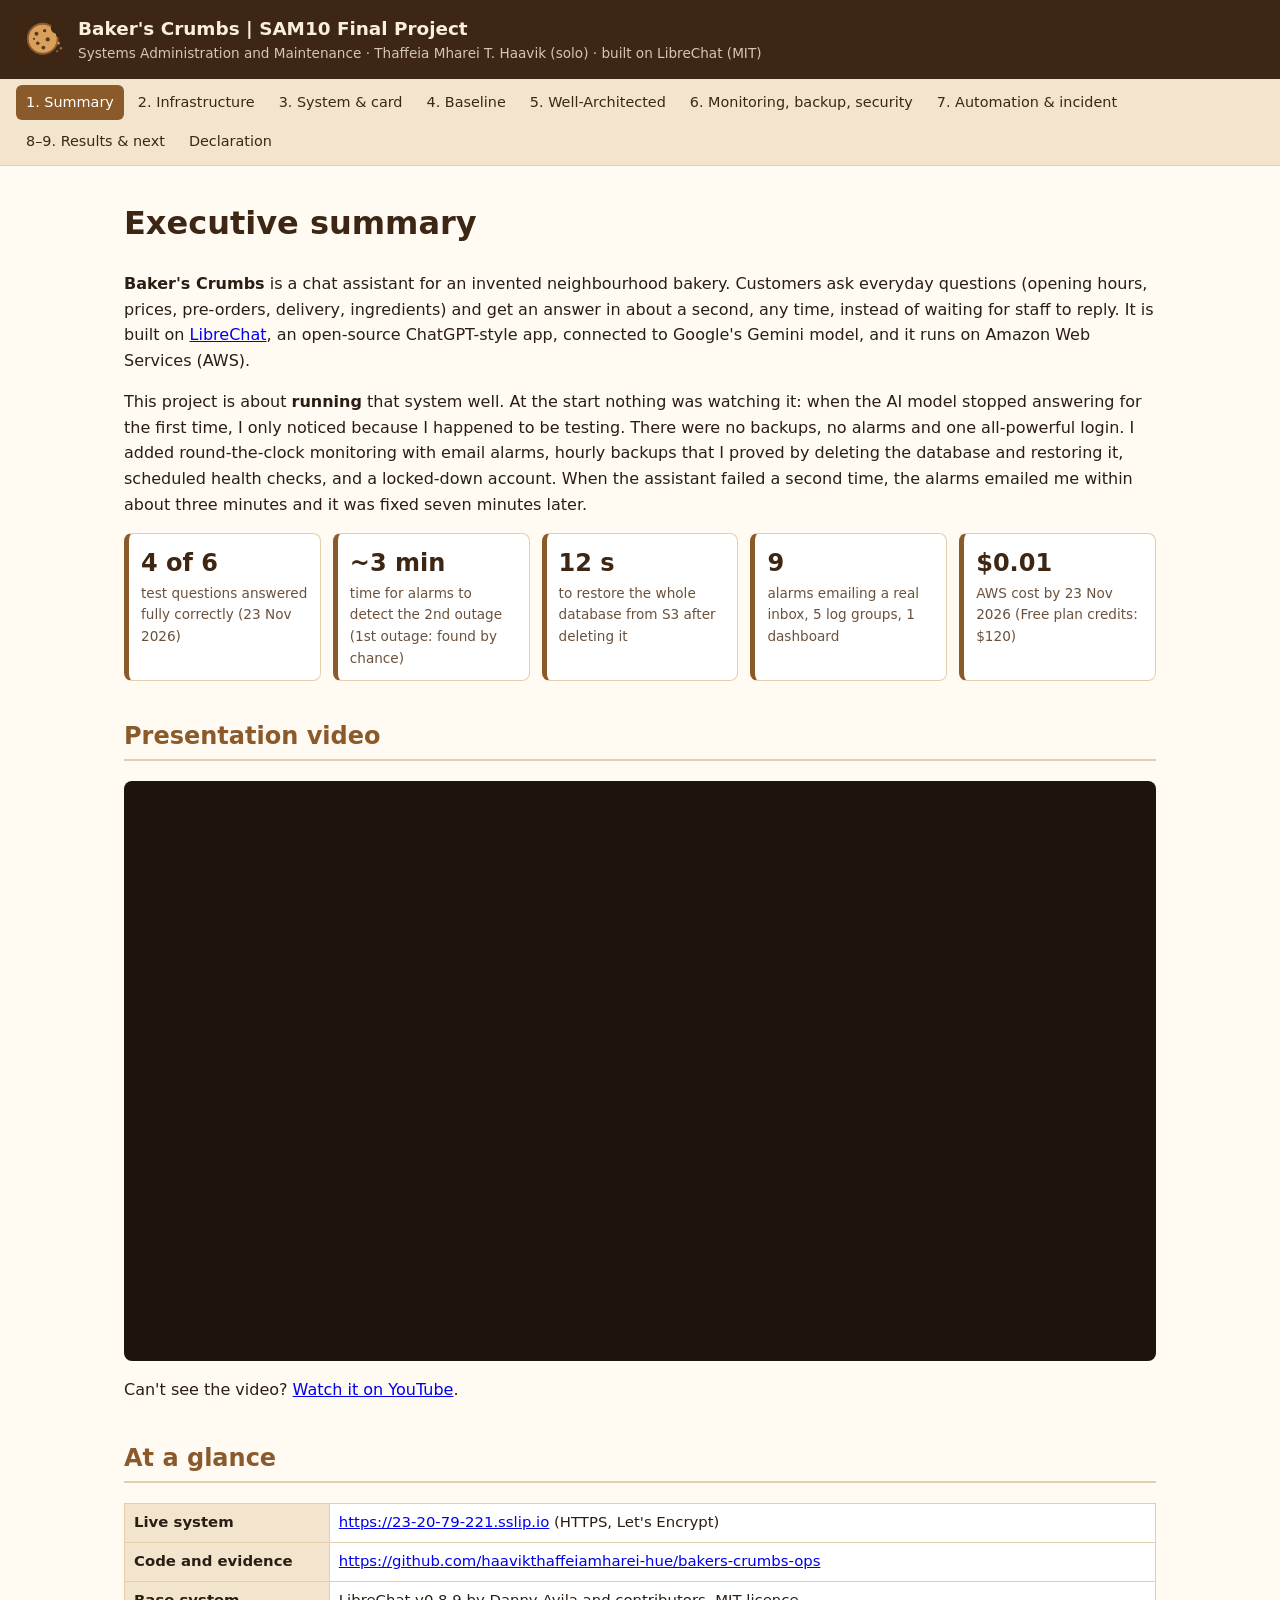
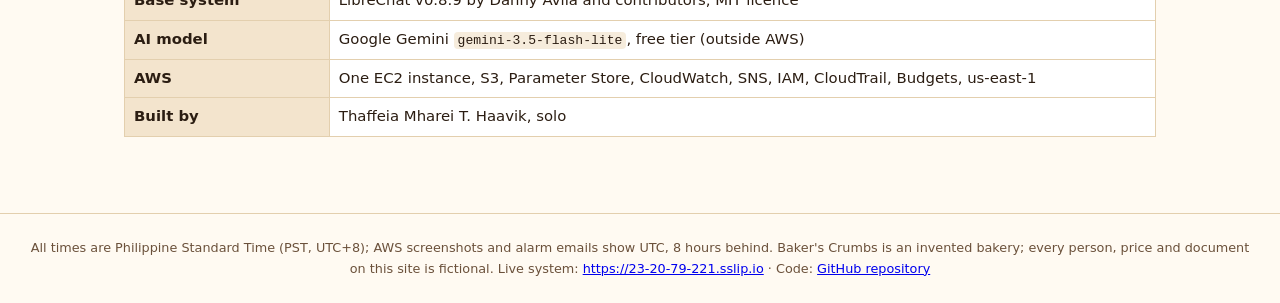
<file: docs/index.html>
<!DOCTYPE html>
<html lang="en"><head><meta charset="utf-8"><meta name="viewport" content="width=device-width,initial-scale=1">
<title>Executive summary - Baker's Crumbs (SAM10)</title><link rel="icon" href="img/logo.svg"><link rel="stylesheet" href="style.css"></head>
<body><header><img src="img/logo.svg" alt="Baker's Crumbs logo"><div><div class="t">Baker's Crumbs | SAM10 Final Project</div>
<div class="s">Systems Administration and Maintenance &middot; Thaffeia Mharei T. Haavik (solo) &middot; built on LibreChat (MIT)</div></div></header>
<nav><a href="index.html" class=on>1. Summary</a><a href="architecture.html">2. Infrastructure</a><a href="system.html">3. System &amp; card</a><a href="baseline.html">4. Baseline</a><a href="well-architected.html">5. Well-Architected</a><a href="operations.html">6. Monitoring, backup, security</a><a href="automation-incident.html">7. Automation &amp; incident</a><a href="results.html">8&ndash;9. Results &amp; next</a><a href="declaration.html">Declaration</a></nav><main>

<h1>Executive summary</h1>
<p><b>Baker's Crumbs</b> is a chat assistant for an invented neighbourhood bakery. Customers ask everyday questions (opening hours, prices, pre-orders, delivery, ingredients) and get an answer in about a second, any time, instead of waiting for staff to reply. It is built on <a href="https://github.com/danny-avila/LibreChat">LibreChat</a>, an open-source ChatGPT-style app, connected to Google's Gemini model, and it runs on Amazon Web Services (AWS).</p>
<p>This project is about <b>running</b> that system well. At the start nothing was watching it: when the AI model stopped answering for the first time, I only noticed because I happened to be testing. There were no backups, no alarms and one all-powerful login. I added round-the-clock monitoring with email alarms, hourly backups that I proved by deleting the database and restoring it, scheduled health checks, and a locked-down account. When the assistant failed a second time, the alarms emailed me within about three minutes and it was fixed seven minutes later.</p>
<div class="kpis">
<div class="kpi"><div class="n">4 of 6</div><div class="l">test questions answered fully correctly (23 Nov 2026)</div></div>
<div class="kpi"><div class="n">~3 min</div><div class="l">time for alarms to detect the 2nd outage (1st outage: found by chance)</div></div>
<div class="kpi"><div class="n">12 s</div><div class="l">to restore the whole database from S3 after deleting it</div></div>
<div class="kpi"><div class="n">9</div><div class="l">alarms emailing a real inbox, 5 log groups, 1 dashboard</div></div>
<div class="kpi"><div class="n">$0.01</div><div class="l">AWS cost by 23 Nov 2026 (Free plan credits: $120)</div></div>
</div>
<h2>Presentation video</h2>
<div class="video"><iframe src="https://www.youtube-nocookie.com/embed/wQYMbfPvOsw" title="Baker's Crumbs - SAM10 Final Project presentation" allow="accelerometer; clipboard-write; encrypted-media; gyroscope; picture-in-picture; web-share" referrerpolicy="strict-origin-when-cross-origin" allowfullscreen></iframe></div>
<p>Can't see the video? <a href="https://youtu.be/wQYMbfPvOsw">Watch it on YouTube</a>.</p>
<h2>At a glance</h2>
<table><tr><th>Live system</th><td><a href="https://23-20-79-221.sslip.io">https://23-20-79-221.sslip.io</a> (HTTPS, Let's Encrypt)</td></tr>
<tr><th>Code and evidence</th><td><a href="https://github.com/haavikthaffeiamharei-hue/bakers-crumbs-ops">https://github.com/haavikthaffeiamharei-hue/bakers-crumbs-ops</a></td></tr>
<tr><th>Base system</th><td>LibreChat v0.8.9 by Danny Avila and contributors, MIT licence</td></tr>
<tr><th>AI model</th><td>Google Gemini <code>gemini-3.5-flash-lite</code>, free tier (outside AWS)</td></tr>
<tr><th>AWS</th><td>One EC2 instance, S3, Parameter Store, CloudWatch, SNS, IAM, CloudTrail, Budgets, us-east-1</td></tr>
<tr><th>Built by</th><td>Thaffeia Mharei T. Haavik, solo</td></tr></table>

</main><footer>All times are Philippine Standard Time (PST, UTC+8); AWS screenshots and alarm emails show UTC, 8 hours behind. Baker's Crumbs is an invented bakery; every person, price and document on this site is fictional. Live system: <a href="https://23-20-79-221.sslip.io">https://23-20-79-221.sslip.io</a> &middot; Code: <a href="https://github.com/haavikthaffeiamharei-hue/bakers-crumbs-ops">GitHub repository</a></footer></body></html>
</file>
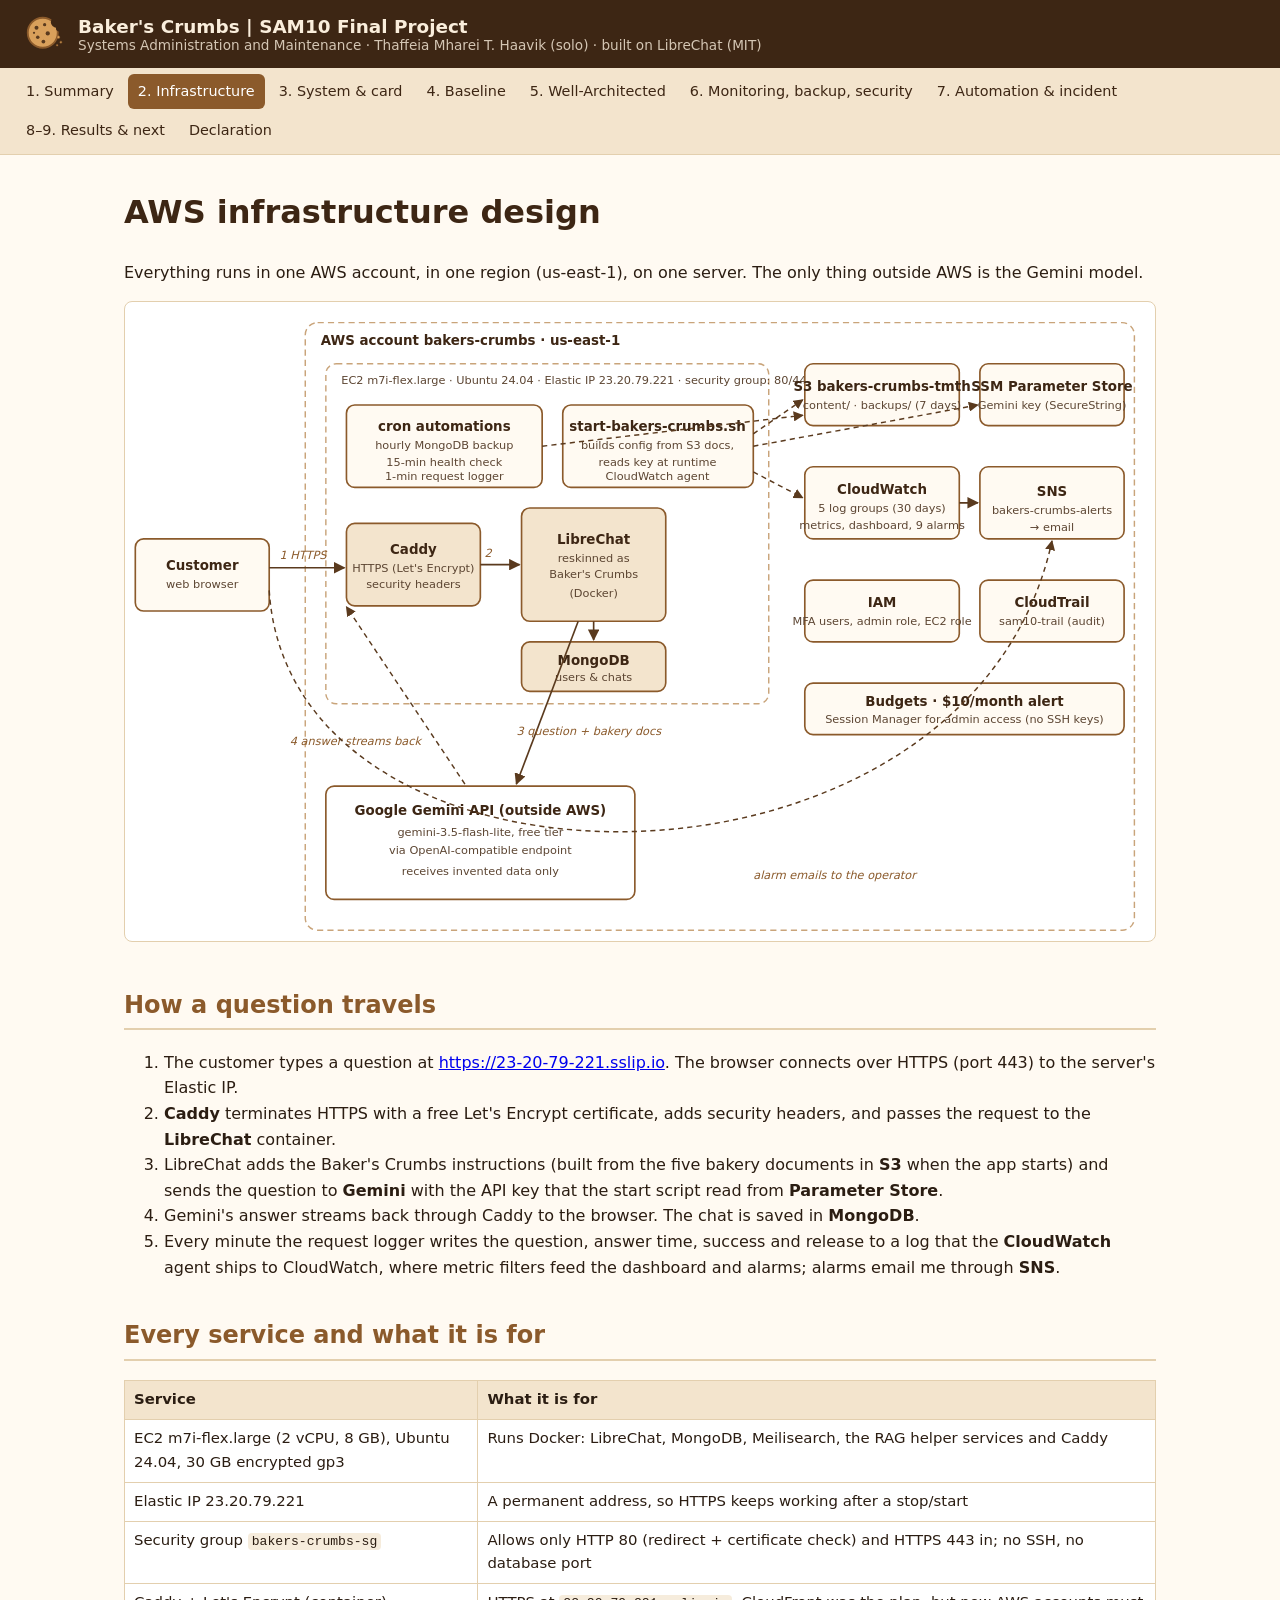
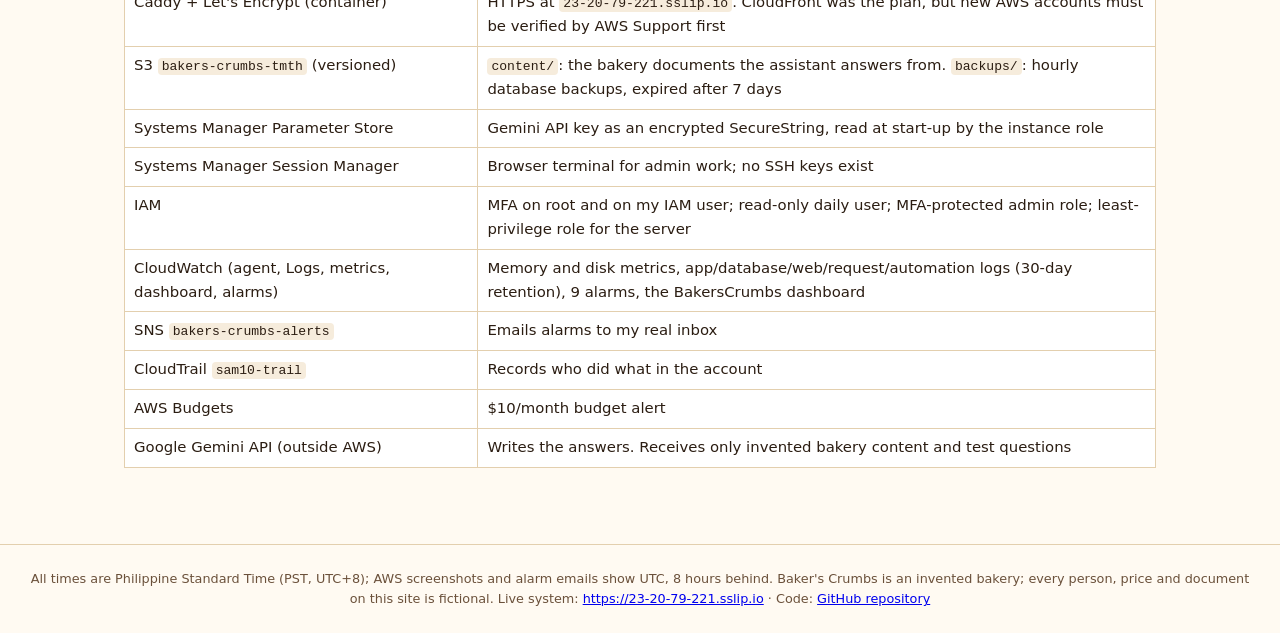
<file: docs/architecture.html>
<!DOCTYPE html>
<html lang="en"><head><meta charset="utf-8"><meta name="viewport" content="width=device-width,initial-scale=1">
<title>AWS infrastructure design - Baker's Crumbs (SAM10)</title><link rel="icon" href="img/logo.svg"><link rel="stylesheet" href="style.css"></head>
<body><header><img src="img/logo.svg" alt="Baker's Crumbs logo"><div><div class="t">Baker's Crumbs | SAM10 Final Project</div>
<div class="s">Systems Administration and Maintenance &middot; Thaffeia Mharei T. Haavik (solo) &middot; built on LibreChat (MIT)</div></div></header>
<nav><a href="index.html">1. Summary</a><a href="architecture.html" class=on>2. Infrastructure</a><a href="system.html">3. System &amp; card</a><a href="baseline.html">4. Baseline</a><a href="well-architected.html">5. Well-Architected</a><a href="operations.html">6. Monitoring, backup, security</a><a href="automation-incident.html">7. Automation &amp; incident</a><a href="results.html">8&ndash;9. Results &amp; next</a><a href="declaration.html">Declaration</a></nav><main>

<h1>AWS infrastructure design</h1>
<p>Everything runs in one AWS account, in one region (us-east-1), on one server. The only thing outside AWS is the Gemini model.</p>

<svg viewBox="0 0 1000 620" xmlns="http://www.w3.org/2000/svg" role="img" aria-label="AWS infrastructure diagram for Baker's Crumbs" style="width:100%;height:auto;background:#fff;border:1px solid #E3CFAE;border-radius:8px">
<defs><marker id="a" viewBox="0 0 10 10" refX="9" refY="5" markerWidth="7" markerHeight="7" orient="auto-start-reverse"><path d="M0,0L10,5L0,10z" fill="#5A3A1E"/></marker></defs>
<style>.b{fill:#FFFAF2;stroke:#8B5A2B;stroke-width:1.6;rx:8}.c{fill:#F3E4CD;stroke:#8B5A2B;stroke-width:1.6}.t{font:600 13px system-ui,sans-serif;fill:#3D2614}.s{font:11px system-ui,sans-serif;fill:#5c4532}.l{stroke:#5A3A1E;stroke-width:1.6;fill:none;marker-end:url(#a)}.d{stroke:#5A3A1E;stroke-width:1.4;fill:none;stroke-dasharray:5 4;marker-end:url(#a)}.n{font:italic 11px system-ui,sans-serif;fill:#8B5A2B}.g{fill:none;stroke:#C9A47A;stroke-width:1.4;stroke-dasharray:6 4}</style>
<rect x="10" y="230" width="130" height="70" class="b"/><text x="75" y="260" text-anchor="middle" class="t">Customer</text><text x="75" y="278" text-anchor="middle" class="s">web browser</text>
<rect x="175" y="20" width="805" height="590" class="g" rx="12"/><text x="190" y="42" class="t">AWS account bakers-crumbs &middot; us-east-1</text>
<rect x="195" y="60" width="430" height="330" class="g" rx="10"/><text x="210" y="80" class="s">EC2 m7i-flex.large &middot; Ubuntu 24.04 &middot; Elastic IP 23.20.79.221 &middot; security group: 80/443 only, no SSH</text>
<rect x="215" y="215" width="130" height="80" class="c" rx="8"/><text x="280" y="245" text-anchor="middle" class="t">Caddy</text><text x="280" y="262" text-anchor="middle" class="s">HTTPS (Let's Encrypt)</text><text x="280" y="278" text-anchor="middle" class="s">security headers</text>
<rect x="385" y="200" width="140" height="110" class="c" rx="8"/><text x="455" y="235" text-anchor="middle" class="t">LibreChat</text><text x="455" y="252" text-anchor="middle" class="s">reskinned as</text><text x="455" y="268" text-anchor="middle" class="s">Baker's Crumbs</text><text x="455" y="286" text-anchor="middle" class="s">(Docker)</text>
<rect x="385" y="330" width="140" height="48" class="c" rx="8"/><text x="455" y="352" text-anchor="middle" class="t">MongoDB</text><text x="455" y="368" text-anchor="middle" class="s">users &amp; chats</text>
<rect x="215" y="100" width="190" height="80" class="b"/><text x="310" y="125" text-anchor="middle" class="t">cron automations</text><text x="310" y="143" text-anchor="middle" class="s">hourly MongoDB backup</text><text x="310" y="159" text-anchor="middle" class="s">15-min health check</text><text x="310" y="173" text-anchor="middle" class="s">1-min request logger</text>
<rect x="425" y="100" width="185" height="80" class="b"/><text x="517" y="125" text-anchor="middle" class="t">start-bakers-crumbs.sh</text><text x="517" y="143" text-anchor="middle" class="s">builds config from S3 docs,</text><text x="517" y="159" text-anchor="middle" class="s">reads key at runtime</text><text x="517" y="173" text-anchor="middle" class="s">CloudWatch agent</text>
<rect x="660" y="60" width="150" height="60" class="b"/><text x="735" y="86" text-anchor="middle" class="t">S3 bakers-crumbs-tmth</text><text x="735" y="104" text-anchor="middle" class="s">content/ &middot; backups/ (7 days)</text>
<rect x="830" y="60" width="140" height="60" class="b"/><text x="900" y="86" text-anchor="middle" class="t">SSM Parameter Store</text><text x="900" y="104" text-anchor="middle" class="s">Gemini key (SecureString)</text>
<rect x="660" y="160" width="150" height="70" class="b"/><text x="735" y="186" text-anchor="middle" class="t">CloudWatch</text><text x="735" y="204" text-anchor="middle" class="s">5 log groups (30 days)</text><text x="735" y="220" text-anchor="middle" class="s">metrics, dashboard, 9 alarms</text>
<rect x="830" y="160" width="140" height="70" class="b"/><text x="900" y="188" text-anchor="middle" class="t">SNS</text><text x="900" y="206" text-anchor="middle" class="s">bakers-crumbs-alerts</text><text x="900" y="222" text-anchor="middle" class="s">&rarr; email</text>
<rect x="660" y="270" width="150" height="60" class="b"/><text x="735" y="296" text-anchor="middle" class="t">IAM</text><text x="735" y="314" text-anchor="middle" class="s">MFA users, admin role, EC2 role</text>
<rect x="830" y="270" width="140" height="60" class="b"/><text x="900" y="296" text-anchor="middle" class="t">CloudTrail</text><text x="900" y="314" text-anchor="middle" class="s">sam10-trail (audit)</text>
<rect x="660" y="370" width="310" height="50" class="b"/><text x="815" y="392" text-anchor="middle" class="t">Budgets &middot; $10/month alert</text><text x="815" y="409" text-anchor="middle" class="s">Session Manager for admin access (no SSH keys)</text>
<rect x="195" y="470" width="300" height="110" class="b" style="fill:#fff"/><text x="345" y="498" text-anchor="middle" class="t">Google Gemini API (outside AWS)</text><text x="345" y="518" text-anchor="middle" class="s">gemini-3.5-flash-lite, free tier</text><text x="345" y="536" text-anchor="middle" class="s">via OpenAI-compatible endpoint</text><text x="345" y="556" text-anchor="middle" class="s">receives invented data only</text>
<path d="M140,258 L213,258" class="l"/><text x="150" y="250" class="n">1 HTTPS</text>
<path d="M345,255 L383,255" class="l"/><text x="349" y="248" class="n">2</text>
<path d="M440,310 L380,468" class="l"/><text x="380" y="420" class="n">3 question + bakery docs</text>
<path d="M330,468 L215,296" class="d"/><text x="160" y="430" class="n">4 answer streams back</text>
<path d="M455,310 L455,328" class="l"/>
<path d="M610,128 L658,95" class="d"/><path d="M610,140 L828,100" class="d"/>
<path d="M610,165 L658,190" class="d"/><path d="M405,140 L658,110" class="d"/><path d="M810,195 L828,195" class="l"/>
<path d="M140,280 C160,600 820,600 900,232" class="d"/><text x="610" y="560" class="n">alarm emails to the operator</text>
</svg>
<h2>How a question travels</h2>
<ol>
<li>The customer types a question at <a href="https://23-20-79-221.sslip.io">https://23-20-79-221.sslip.io</a>. The browser connects over HTTPS (port 443) to the server's Elastic IP.</li>
<li><b>Caddy</b> terminates HTTPS with a free Let's Encrypt certificate, adds security headers, and passes the request to the <b>LibreChat</b> container.</li>
<li>LibreChat adds the Baker's Crumbs instructions (built from the five bakery documents in <b>S3</b> when the app starts) and sends the question to <b>Gemini</b> with the API key that the start script read from <b>Parameter Store</b>.</li>
<li>Gemini's answer streams back through Caddy to the browser. The chat is saved in <b>MongoDB</b>.</li>
<li>Every minute the request logger writes the question, answer time, success and release to a log that the <b>CloudWatch</b> agent ships to CloudWatch, where metric filters feed the dashboard and alarms; alarms email me through <b>SNS</b>.</li>
</ol>
<h2>Every service and what it is for</h2>
<table><tr><th>Service</th><th>What it is for</th></tr>
<tr><td>EC2 m7i-flex.large (2 vCPU, 8 GB), Ubuntu 24.04, 30 GB encrypted gp3</td><td>Runs Docker: LibreChat, MongoDB, Meilisearch, the RAG helper services and Caddy</td></tr>
<tr><td>Elastic IP 23.20.79.221</td><td>A permanent address, so HTTPS keeps working after a stop/start</td></tr>
<tr><td>Security group <code>bakers-crumbs-sg</code></td><td>Allows only HTTP 80 (redirect + certificate check) and HTTPS 443 in; no SSH, no database port</td></tr>
<tr><td>Caddy + Let's Encrypt (container)</td><td>HTTPS at <code>23-20-79-221.sslip.io</code>. CloudFront was the plan, but new AWS accounts must be verified by AWS Support first</td></tr>
<tr><td>S3 <code>bakers-crumbs-tmth</code> (versioned)</td><td><code>content/</code>: the bakery documents the assistant answers from. <code>backups/</code>: hourly database backups, expired after 7 days</td></tr>
<tr><td>Systems Manager Parameter Store</td><td>Gemini API key as an encrypted SecureString, read at start-up by the instance role</td></tr>
<tr><td>Systems Manager Session Manager</td><td>Browser terminal for admin work; no SSH keys exist</td></tr>
<tr><td>IAM</td><td>MFA on root and on my IAM user; read-only daily user; MFA-protected admin role; least-privilege role for the server</td></tr>
<tr><td>CloudWatch (agent, Logs, metrics, dashboard, alarms)</td><td>Memory and disk metrics, app/database/web/request/automation logs (30-day retention), 9 alarms, the BakersCrumbs dashboard</td></tr>
<tr><td>SNS <code>bakers-crumbs-alerts</code></td><td>Emails alarms to my real inbox</td></tr>
<tr><td>CloudTrail <code>sam10-trail</code></td><td>Records who did what in the account</td></tr>
<tr><td>AWS Budgets</td><td>$10/month budget alert</td></tr>
<tr><td>Google Gemini API (outside AWS)</td><td>Writes the answers. Receives only invented bakery content and test questions</td></tr></table>

</main><footer>All times are Philippine Standard Time (PST, UTC+8); AWS screenshots and alarm emails show UTC, 8 hours behind. Baker's Crumbs is an invented bakery; every person, price and document on this site is fictional. Live system: <a href="https://23-20-79-221.sslip.io">https://23-20-79-221.sslip.io</a> &middot; Code: <a href="https://github.com/haavikthaffeiamharei-hue/bakers-crumbs-ops">GitHub repository</a></footer></body></html>
</file>
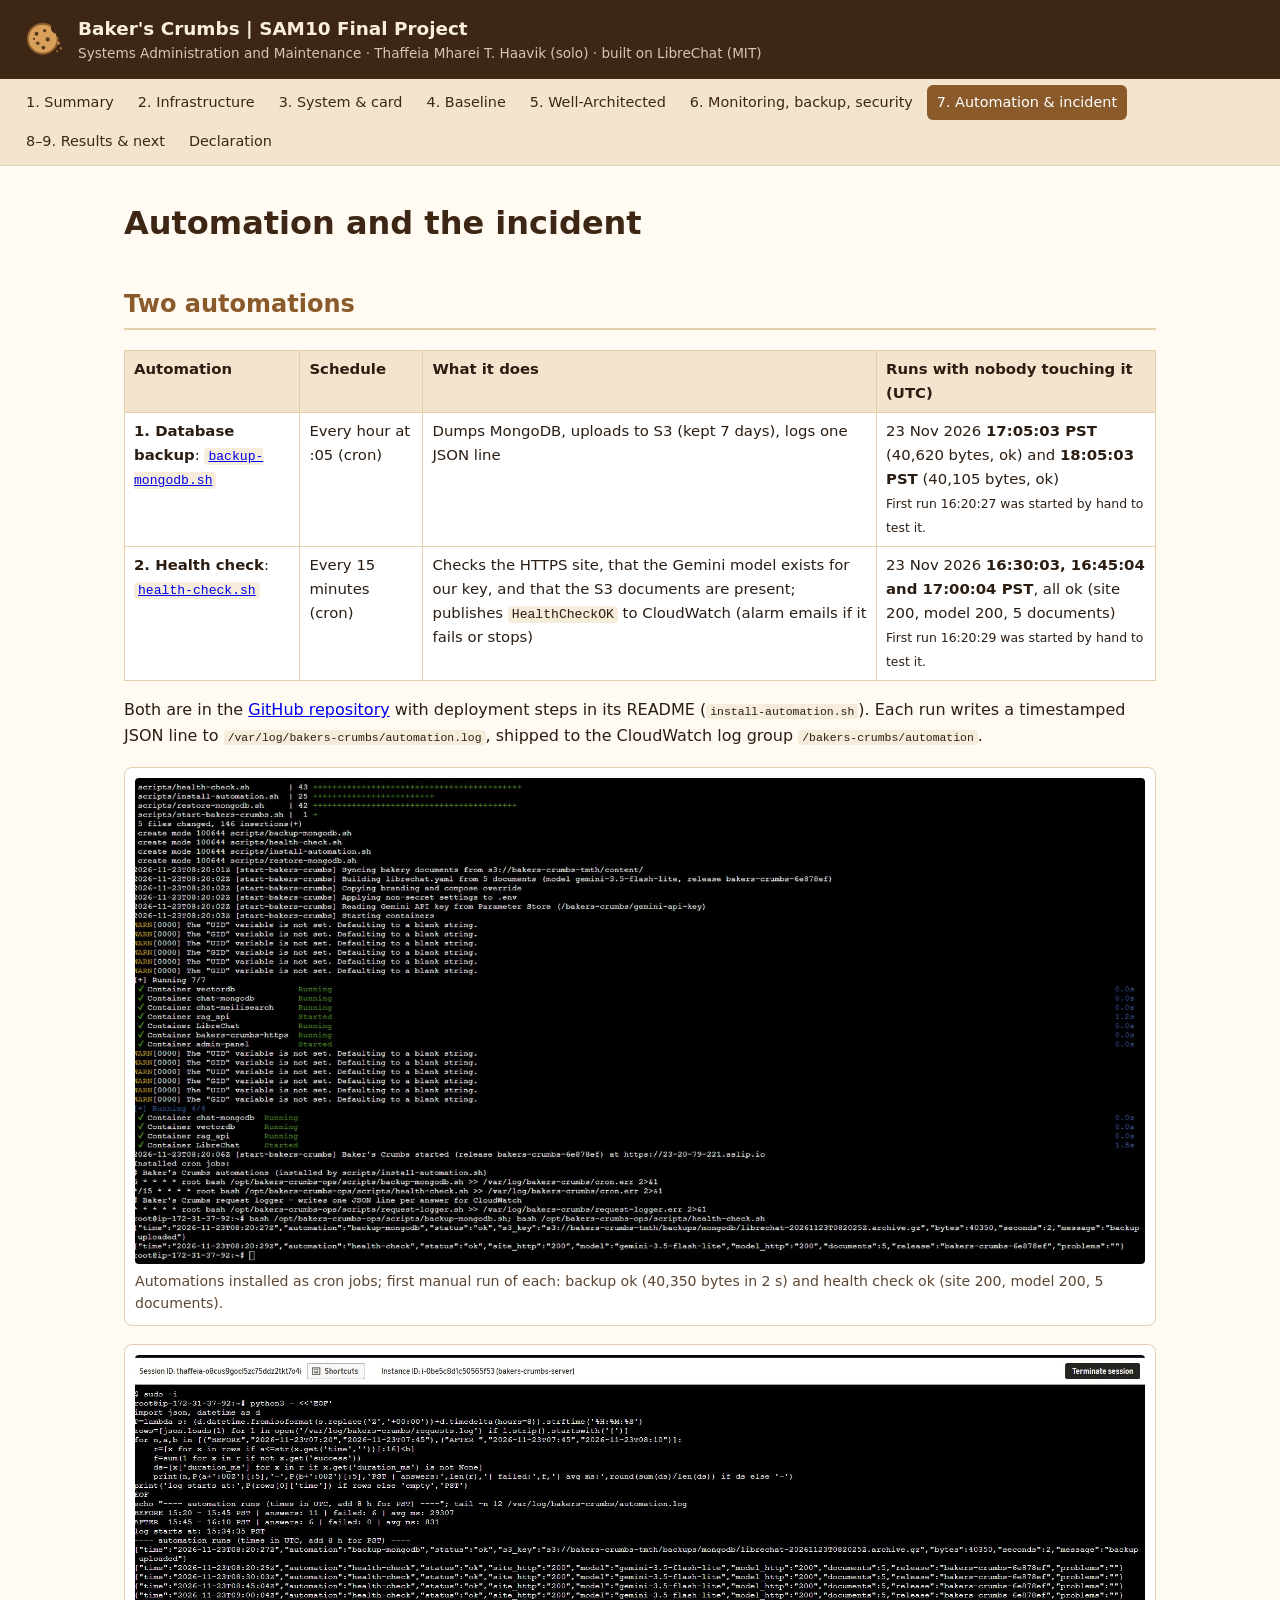
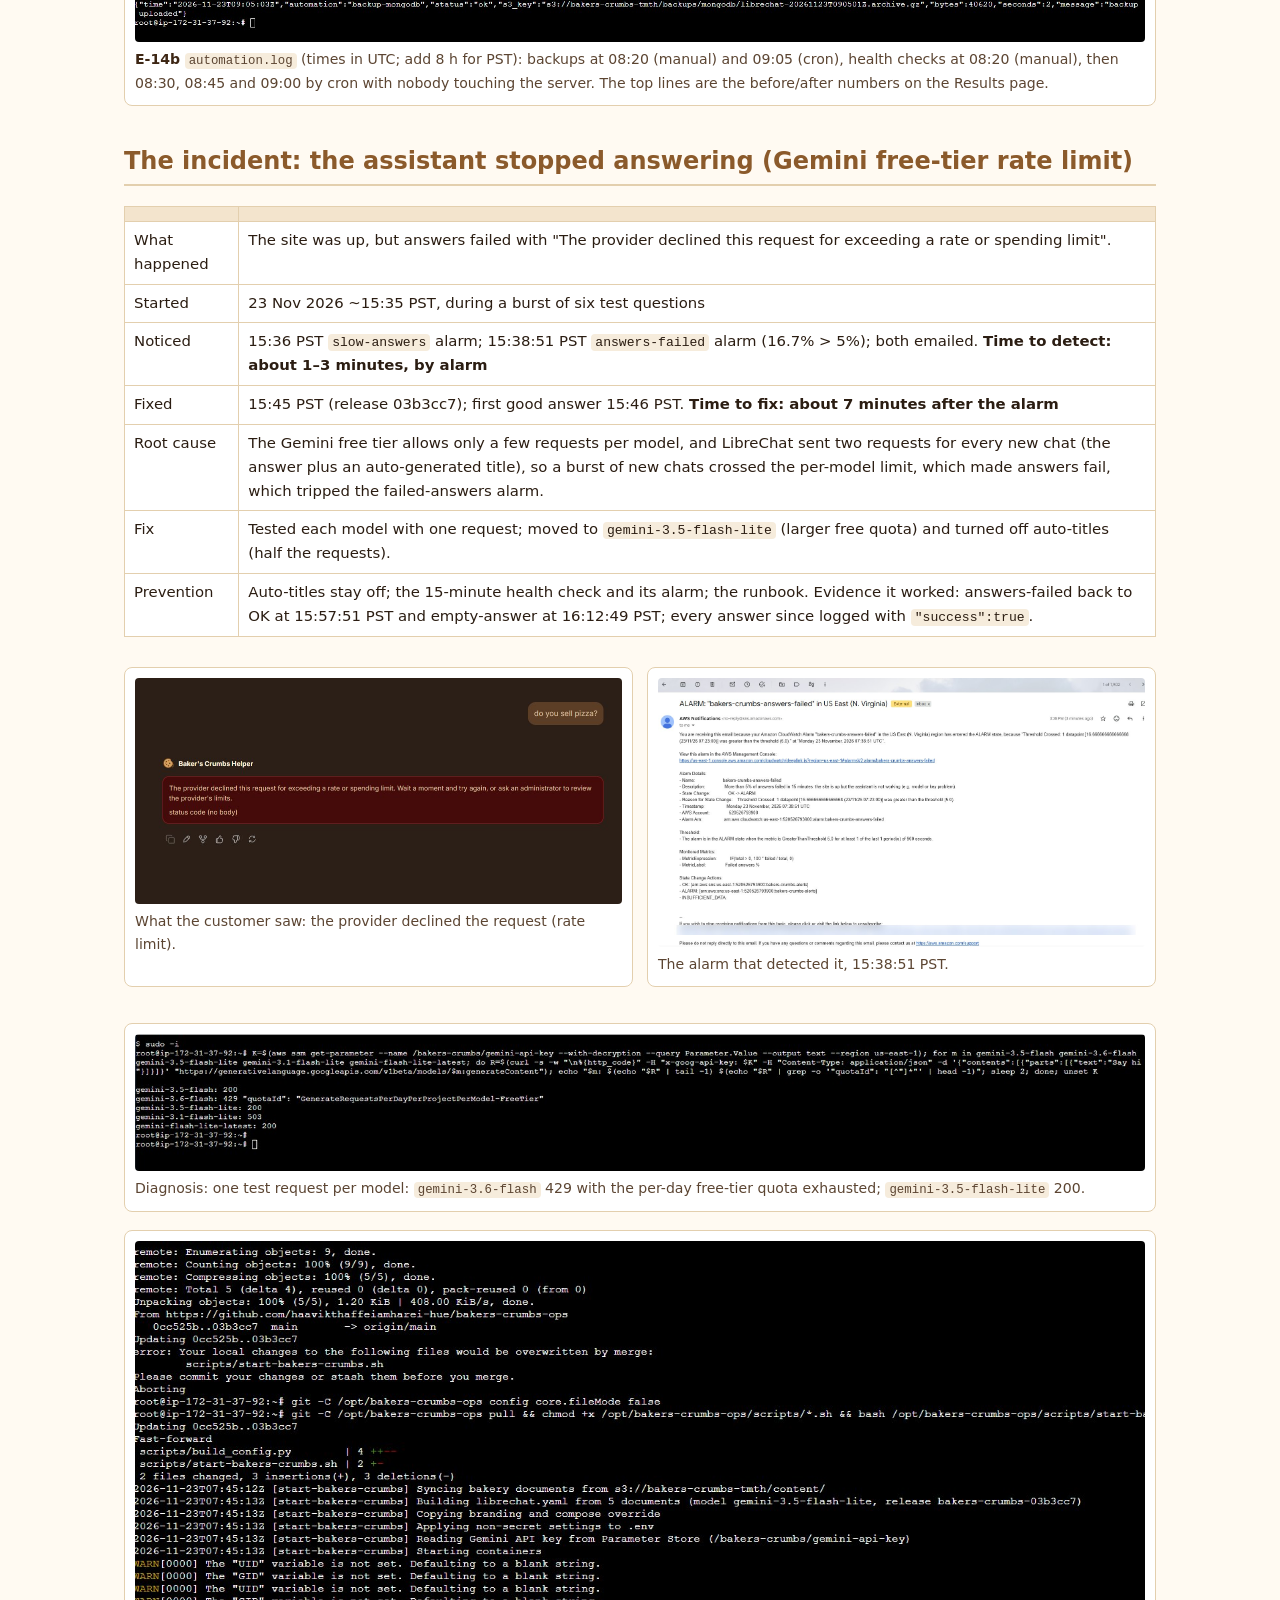
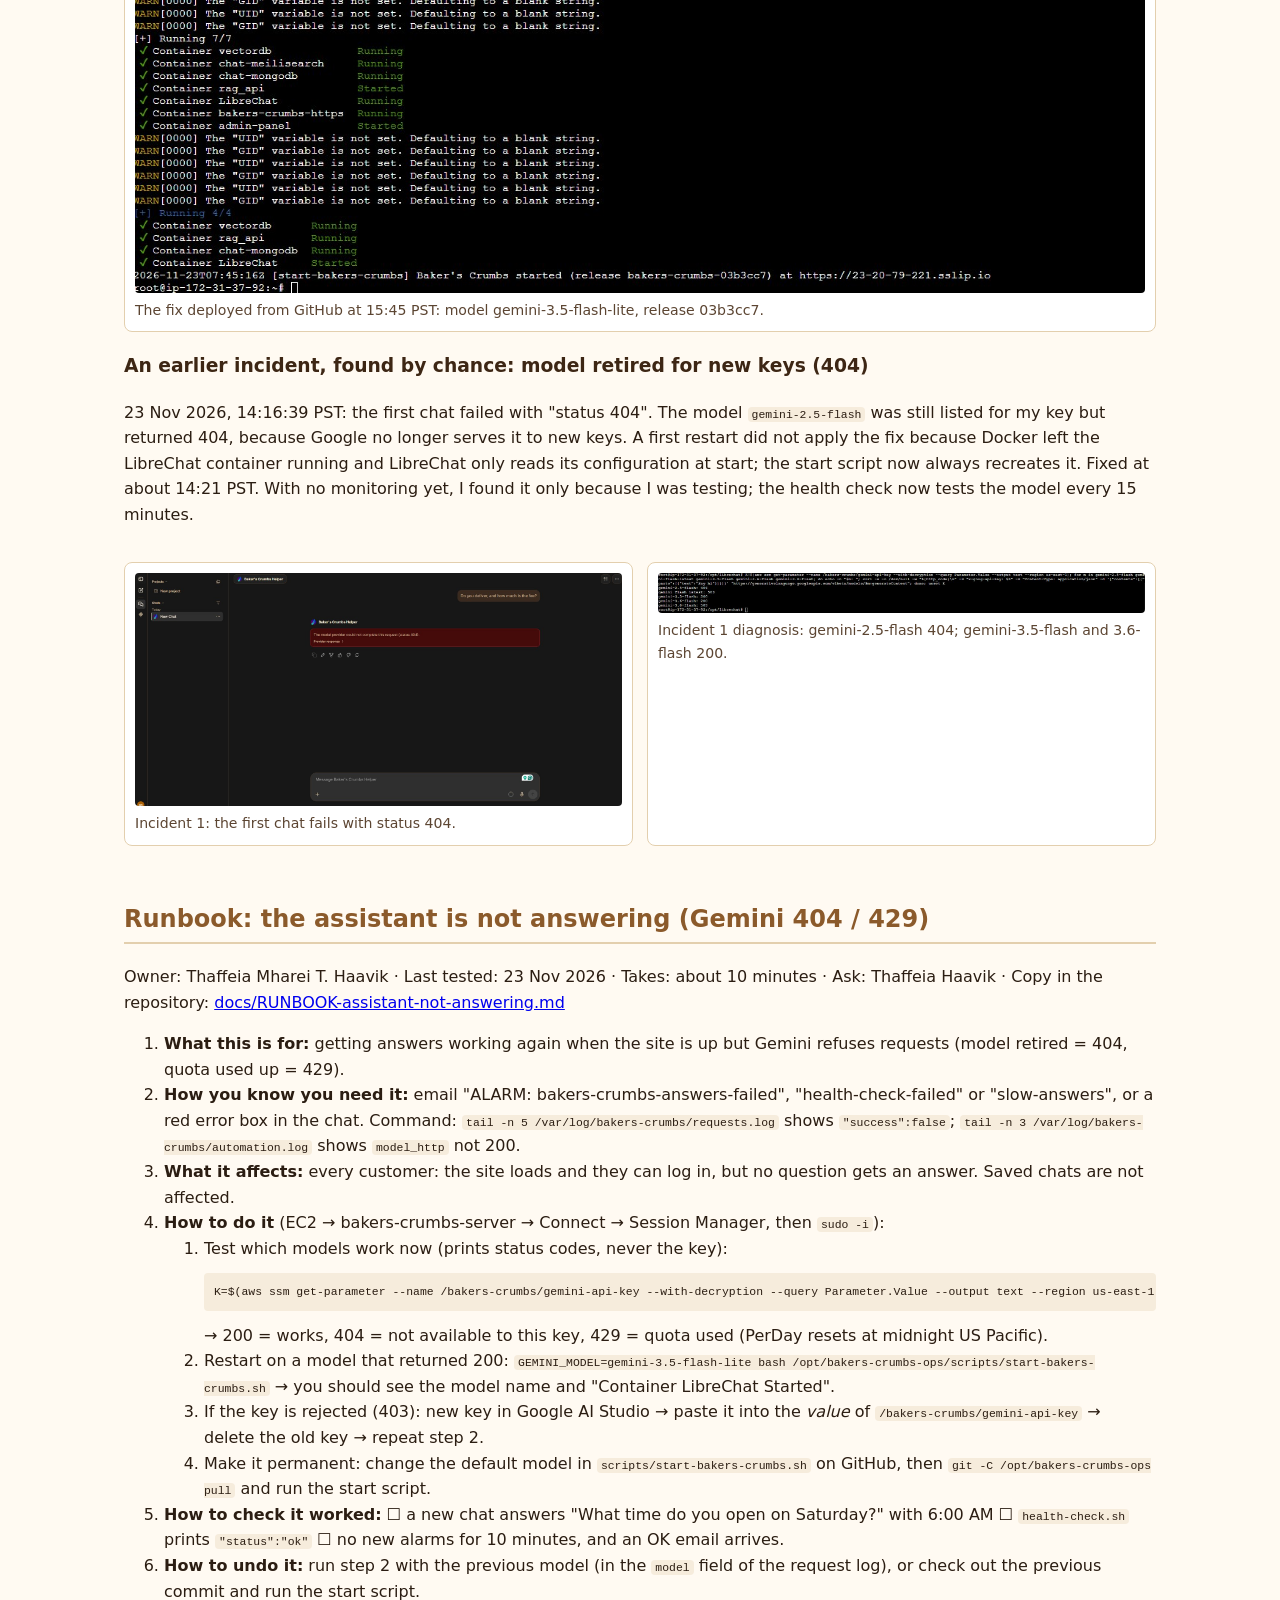
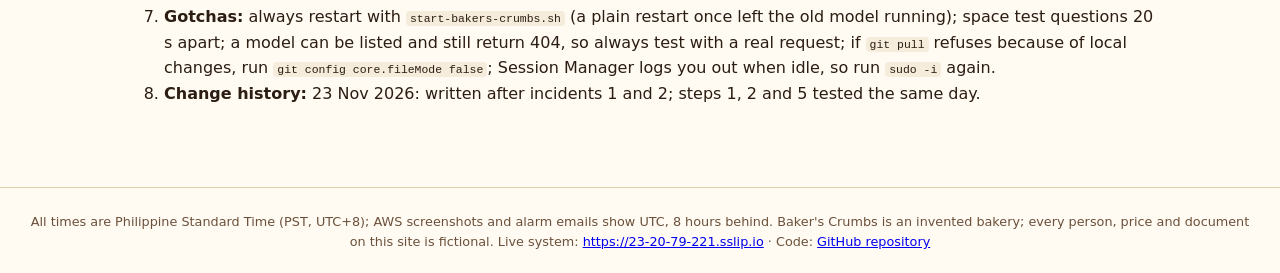
<file: docs/automation-incident.html>
<!DOCTYPE html>
<html lang="en"><head><meta charset="utf-8"><meta name="viewport" content="width=device-width,initial-scale=1">
<title>Automation and the incident - Baker's Crumbs (SAM10)</title><link rel="icon" href="img/logo.svg"><link rel="stylesheet" href="style.css"></head>
<body><header><img src="img/logo.svg" alt="Baker's Crumbs logo"><div><div class="t">Baker's Crumbs | SAM10 Final Project</div>
<div class="s">Systems Administration and Maintenance &middot; Thaffeia Mharei T. Haavik (solo) &middot; built on LibreChat (MIT)</div></div></header>
<nav><a href="index.html">1. Summary</a><a href="architecture.html">2. Infrastructure</a><a href="system.html">3. System &amp; card</a><a href="baseline.html">4. Baseline</a><a href="well-architected.html">5. Well-Architected</a><a href="operations.html">6. Monitoring, backup, security</a><a href="automation-incident.html" class=on>7. Automation &amp; incident</a><a href="results.html">8&ndash;9. Results &amp; next</a><a href="declaration.html">Declaration</a></nav><main>

<h1>Automation and the incident</h1>
<h2>Two automations</h2>
<table><tr><th>Automation</th><th>Schedule</th><th>What it does</th><th>Runs with nobody touching it (UTC)</th></tr>
<tr><td><b>1. Database backup</b>: <a href="https://github.com/haavikthaffeiamharei-hue/bakers-crumbs-ops/blob/main/scripts/backup-mongodb.sh"><code>backup-mongodb.sh</code></a></td><td>Every hour at :05 (cron)</td><td>Dumps MongoDB, uploads to S3 (kept 7 days), logs one JSON line</td><td>23 Nov 2026 <b>17:05:03 PST</b> (40,620 bytes, ok) and <b>18:05:03 PST</b> (40,105 bytes, ok)<br><small>First run 16:20:27 was started by hand to test it.</small></td></tr>
<tr><td><b>2. Health check</b>: <a href="https://github.com/haavikthaffeiamharei-hue/bakers-crumbs-ops/blob/main/scripts/health-check.sh"><code>health-check.sh</code></a></td><td>Every 15 minutes (cron)</td><td>Checks the HTTPS site, that the Gemini model exists for our key, and that the S3 documents are present; publishes <code>HealthCheckOK</code> to CloudWatch (alarm emails if it fails or stops)</td><td>23 Nov 2026 <b>16:30:03, 16:45:04 and 17:00:04 PST</b>, all ok (site 200, model 200, 5 documents)<br><small>First run 16:20:29 was started by hand to test it.</small></td></tr></table>
<p>Both are in the <a href="https://github.com/haavikthaffeiamharei-hue/bakers-crumbs-ops">GitHub repository</a> with deployment steps in its README (<code>install-automation.sh</code>). Each run writes a timestamped JSON line to <code>/var/log/bakers-crumbs/automation.log</code>, shipped to the CloudWatch log group <code>/bakers-crumbs/automation</code>.</p>
<figure><a href="img/E-14a_automations-installed-first-manual-run.jpg"><img src="img/E-14a_automations-installed-first-manual-run.jpg" alt="Automations installed as cron jobs; first manual run of each: backup ok (40,350 bytes in 2 s) and health check ok (site 200, model 200, 5 documents)." loading="lazy"></a><figcaption>Automations installed as cron jobs; first manual run of each: backup ok (40,350 bytes in 2 s) and health check ok (site 200, model 200, 5 documents).</figcaption></figure>
<figure><a href="img/E-14b_automation-runs-and-before-after.jpg"><img src="img/E-14b_automation-runs-and-before-after.jpg" alt="&lt;b&gt;E-14b&lt;/b&gt; &lt;code&gt;automation.log&lt;/code&gt; (times in UTC; add 8 h for PST): backups at 08:20 (manual) and 09:05 (cron), health checks at 08:20 (manual), then 08:30, 08:45 and 09:00 by cron with nobody touching the server. The top lines are the before/after numbers on the Results page." loading="lazy"></a><figcaption><b>E-14b</b> <code>automation.log</code> (times in UTC; add 8 h for PST): backups at 08:20 (manual) and 09:05 (cron), health checks at 08:20 (manual), then 08:30, 08:45 and 09:00 by cron with nobody touching the server. The top lines are the before/after numbers on the Results page.</figcaption></figure>

<h2>The incident: the assistant stopped answering (Gemini free-tier rate limit)</h2>
<table><tr><th></th><th></th></tr>
<tr><td>What happened</td><td>The site was up, but answers failed with "The provider declined this request for exceeding a rate or spending limit".</td></tr>
<tr><td>Started</td><td>23 Nov 2026 ~15:35 PST, during a burst of six test questions</td></tr>
<tr><td>Noticed</td><td>15:36 PST <code>slow-answers</code> alarm; 15:38:51 PST <code>answers-failed</code> alarm (16.7% &gt; 5%); both emailed. <b>Time to detect: about 1&ndash;3 minutes, by alarm</b></td></tr>
<tr><td>Fixed</td><td>15:45 PST (release 03b3cc7); first good answer 15:46 PST. <b>Time to fix: about 7 minutes after the alarm</b></td></tr>
<tr><td>Root cause</td><td>The Gemini free tier allows only a few requests per model, and LibreChat sent two requests for every new chat (the answer plus an auto-generated title), so a burst of new chats crossed the per-model limit, which made answers fail, which tripped the failed-answers alarm.</td></tr>
<tr><td>Fix</td><td>Tested each model with one request; moved to <code>gemini-3.5-flash-lite</code> (larger free quota) and turned off auto-titles (half the requests).</td></tr>
<tr><td>Prevention</td><td>Auto-titles stay off; the 15-minute health check and its alarm; the runbook. Evidence it worked: answers-failed back to OK at 15:57:51 PST and empty-answer at 16:12:49 PST; every answer since logged with <code>"success":true</code>.</td></tr></table>
<div class="grid2"><figure><a href="img/incident2_00_chat-rate-limit-error.jpg"><img src="img/incident2_00_chat-rate-limit-error.jpg" alt="What the customer saw: the provider declined the request (rate limit)." loading="lazy"></a><figcaption>What the customer saw: the provider declined the request (rate limit).</figcaption></figure><figure><a href="img/E-08b_alarm-email-answers-failed-detail.jpg"><img src="img/E-08b_alarm-email-answers-failed-detail.jpg" alt="The alarm that detected it, 15:38:51 PST." loading="lazy"></a><figcaption>The alarm that detected it, 15:38:51 PST.</figcaption></figure></div>
<figure><a href="img/incident2_01_model-quota-test.jpg"><img src="img/incident2_01_model-quota-test.jpg" alt="Diagnosis: one test request per model: &lt;code&gt;gemini-3.6-flash&lt;/code&gt; 429 with the per-day free-tier quota exhausted; &lt;code&gt;gemini-3.5-flash-lite&lt;/code&gt; 200." loading="lazy"></a><figcaption>Diagnosis: one test request per model: <code>gemini-3.6-flash</code> 429 with the per-day free-tier quota exhausted; <code>gemini-3.5-flash-lite</code> 200.</figcaption></figure>
<figure><a href="img/incident2_02_fix-deployed-flash-lite-03b3cc7.jpg"><img src="img/incident2_02_fix-deployed-flash-lite-03b3cc7.jpg" alt="The fix deployed from GitHub at 15:45 PST: model gemini-3.5-flash-lite, release 03b3cc7." loading="lazy"></a><figcaption>The fix deployed from GitHub at 15:45 PST: model gemini-3.5-flash-lite, release 03b3cc7.</figcaption></figure>

<h3>An earlier incident, found by chance: model retired for new keys (404)</h3>
<p>23 Nov 2026, 14:16:39 PST: the first chat failed with "status 404". The model <code>gemini-2.5-flash</code> was still listed for my key but returned 404, because Google no longer serves it to new keys. A first restart did not apply the fix because Docker left the LibreChat container running and LibreChat only reads its configuration at start; the start script now always recreates it. Fixed at about 14:21 PST. With no monitoring yet, I found it only because I was testing; the health check now tests the model every 15 minutes.</p>
<div class="grid2"><figure><a href="img/incident_02_chat-error-404.jpg"><img src="img/incident_02_chat-error-404.jpg" alt="Incident 1: the first chat fails with status 404." loading="lazy"></a><figcaption>Incident 1: the first chat fails with status 404.</figcaption></figure><figure><a href="img/incident_05_model-status-codes.jpg"><img src="img/incident_05_model-status-codes.jpg" alt="Incident 1 diagnosis: gemini-2.5-flash 404; gemini-3.5-flash and 3.6-flash 200." loading="lazy"></a><figcaption>Incident 1 diagnosis: gemini-2.5-flash 404; gemini-3.5-flash and 3.6-flash 200.</figcaption></figure></div>

<h2>Runbook: the assistant is not answering (Gemini 404 / 429)</h2>
<p>Owner: Thaffeia Mharei T. Haavik &middot; Last tested: 23 Nov 2026 &middot; Takes: about 10 minutes &middot; Ask: Thaffeia Haavik &middot; Copy in the repository: <a href="https://github.com/haavikthaffeiamharei-hue/bakers-crumbs-ops/blob/main/docs/RUNBOOK-assistant-not-answering.md">docs/RUNBOOK-assistant-not-answering.md</a></p>
<ol>
<li><b>What this is for:</b> getting answers working again when the site is up but Gemini refuses requests (model retired = 404, quota used up = 429).</li>
<li><b>How you know you need it:</b> email "ALARM: bakers-crumbs-answers-failed", "health-check-failed" or "slow-answers", or a red error box in the chat. Command: <code>tail -n 5 /var/log/bakers-crumbs/requests.log</code> shows <code>"success":false</code>; <code>tail -n 3 /var/log/bakers-crumbs/automation.log</code> shows <code>model_http</code> not 200.</li>
<li><b>What it affects:</b> every customer: the site loads and they can log in, but no question gets an answer. Saved chats are not affected.</li>
<li><b>How to do it</b> (EC2 &rarr; bakers-crumbs-server &rarr; Connect &rarr; Session Manager, then <code>sudo -i</code>):
<ol><li>Test which models work now (prints status codes, never the key):
<pre>K=$(aws ssm get-parameter --name /bakers-crumbs/gemini-api-key --with-decryption --query Parameter.Value --output text --region us-east-1); for m in gemini-3.5-flash-lite gemini-3.5-flash gemini-flash-lite-latest; do R=$(curl -s -w "\n%{http_code}" -H "x-goog-api-key: $K" -H "Content-Type: application/json" -d '{"contents":[{"parts":[{"text":"Say hi"}]}]}' "https://generativelanguage.googleapis.com/v1beta/models/$m:generateContent"); echo "$m: $(echo "$R" | tail -1) $(echo "$R" | grep -o '"quotaId": "[^"]*"' | head -1)"; sleep 2; done; unset K</pre>
&rarr; 200 = works, 404 = not available to this key, 429 = quota used (PerDay resets at midnight US Pacific).</li>
<li>Restart on a model that returned 200: <code>GEMINI_MODEL=gemini-3.5-flash-lite bash /opt/bakers-crumbs-ops/scripts/start-bakers-crumbs.sh</code> &rarr; you should see the model name and "Container LibreChat Started".</li>
<li>If the key is rejected (403): new key in Google AI Studio &rarr; paste it into the <i>value</i> of <code>/bakers-crumbs/gemini-api-key</code> &rarr; delete the old key &rarr; repeat step 2.</li>
<li>Make it permanent: change the default model in <code>scripts/start-bakers-crumbs.sh</code> on GitHub, then <code>git -C /opt/bakers-crumbs-ops pull</code> and run the start script.</li></ol></li>
<li><b>How to check it worked:</b> &#9744; a new chat answers "What time do you open on Saturday?" with 6:00 AM &#9744; <code>health-check.sh</code> prints <code>"status":"ok"</code> &#9744; no new alarms for 10 minutes, and an OK email arrives.</li>
<li><b>How to undo it:</b> run step 2 with the previous model (in the <code>model</code> field of the request log), or check out the previous commit and run the start script.</li>
<li><b>Gotchas:</b> always restart with <code>start-bakers-crumbs.sh</code> (a plain restart once left the old model running); space test questions 20 s apart; a model can be listed and still return 404, so always test with a real request; if <code>git pull</code> refuses because of local changes, run <code>git config core.fileMode false</code>; Session Manager logs you out when idle, so run <code>sudo -i</code> again.</li>
<li><b>Change history:</b> 23 Nov 2026: written after incidents 1 and 2; steps 1, 2 and 5 tested the same day.</li>
</ol>

</main><footer>All times are Philippine Standard Time (PST, UTC+8); AWS screenshots and alarm emails show UTC, 8 hours behind. Baker's Crumbs is an invented bakery; every person, price and document on this site is fictional. Live system: <a href="https://23-20-79-221.sslip.io">https://23-20-79-221.sslip.io</a> &middot; Code: <a href="https://github.com/haavikthaffeiamharei-hue/bakers-crumbs-ops">GitHub repository</a></footer></body></html>
</file>
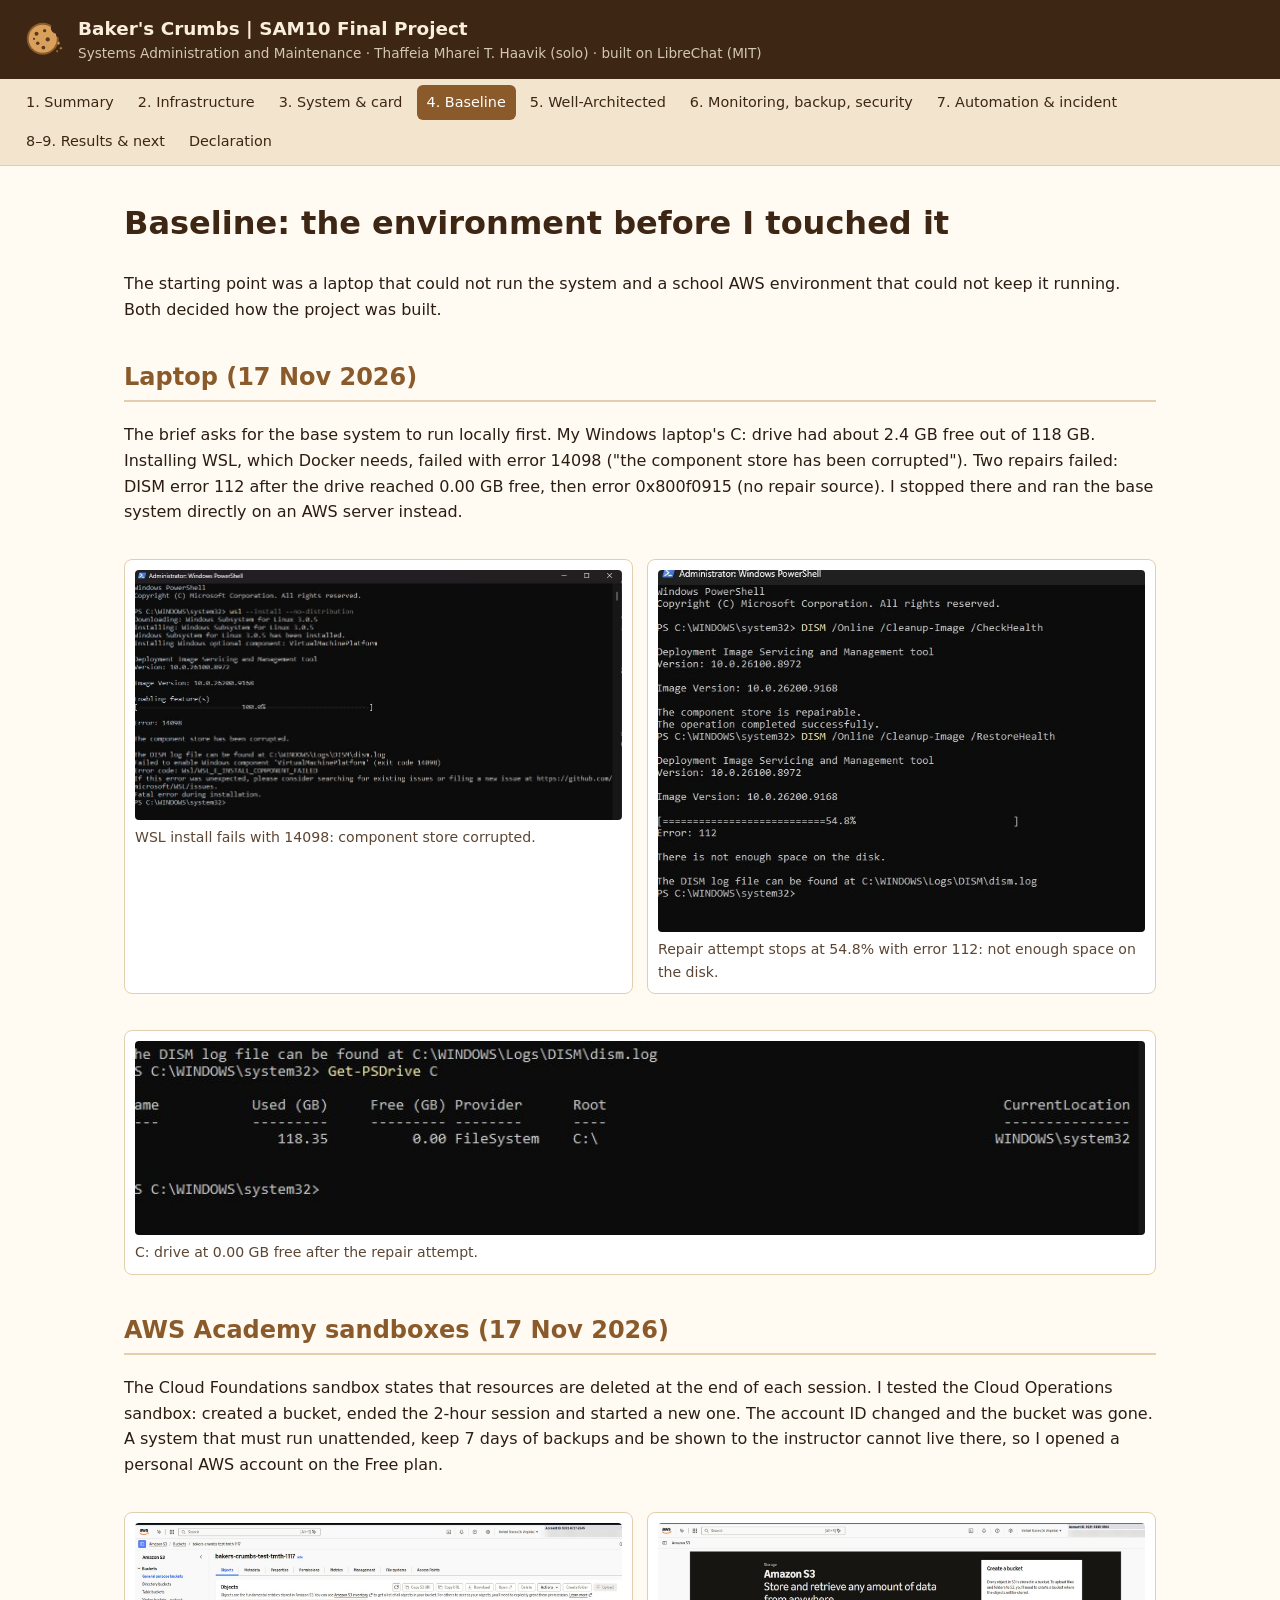
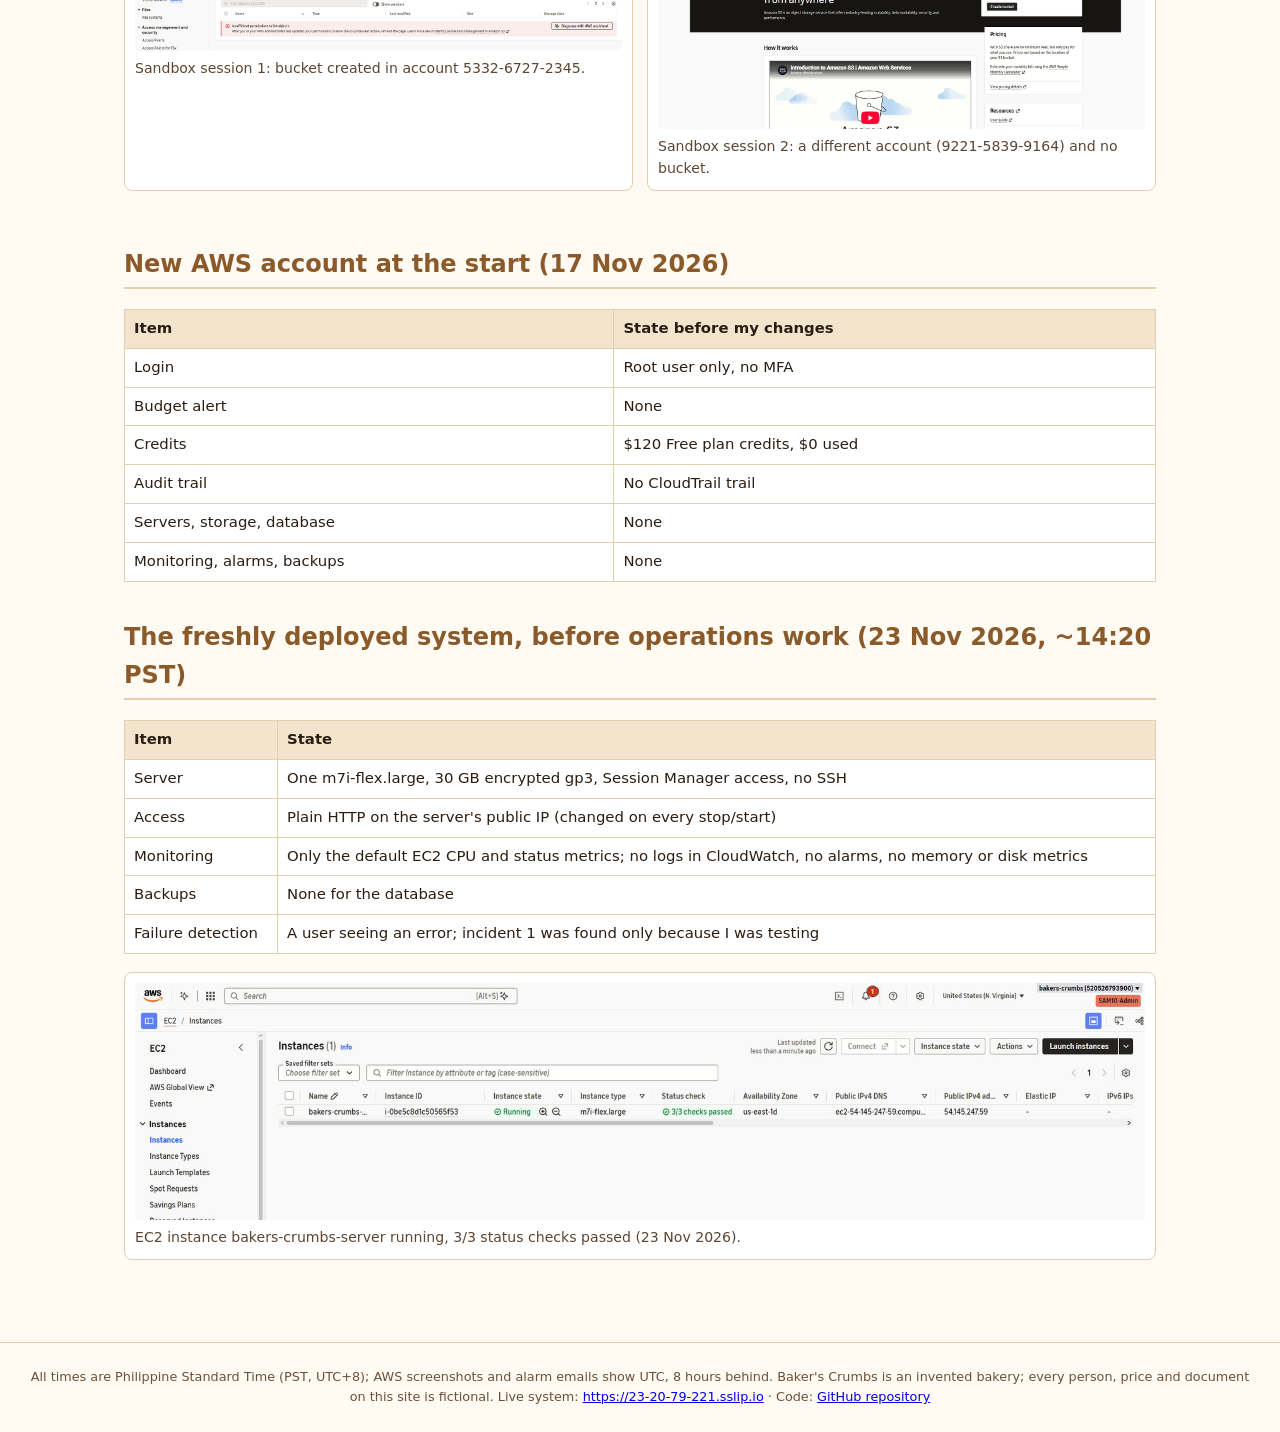
<file: docs/baseline.html>
<!DOCTYPE html>
<html lang="en"><head><meta charset="utf-8"><meta name="viewport" content="width=device-width,initial-scale=1">
<title>Baseline - Baker's Crumbs (SAM10)</title><link rel="icon" href="img/logo.svg"><link rel="stylesheet" href="style.css"></head>
<body><header><img src="img/logo.svg" alt="Baker's Crumbs logo"><div><div class="t">Baker's Crumbs | SAM10 Final Project</div>
<div class="s">Systems Administration and Maintenance &middot; Thaffeia Mharei T. Haavik (solo) &middot; built on LibreChat (MIT)</div></div></header>
<nav><a href="index.html">1. Summary</a><a href="architecture.html">2. Infrastructure</a><a href="system.html">3. System &amp; card</a><a href="baseline.html" class=on>4. Baseline</a><a href="well-architected.html">5. Well-Architected</a><a href="operations.html">6. Monitoring, backup, security</a><a href="automation-incident.html">7. Automation &amp; incident</a><a href="results.html">8&ndash;9. Results &amp; next</a><a href="declaration.html">Declaration</a></nav><main>

<h1>Baseline: the environment before I touched it</h1>
<p>The starting point was a laptop that could not run the system and a school AWS environment that could not keep it running. Both decided how the project was built.</p>
<h2>Laptop (17 Nov 2026)</h2>
<p>The brief asks for the base system to run locally first. My Windows laptop's C: drive had about 2.4 GB free out of 118 GB. Installing WSL, which Docker needs, failed with error 14098 ("the component store has been corrupted"). Two repairs failed: DISM error 112 after the drive reached 0.00 GB free, then error 0x800f0915 (no repair source). I stopped there and ran the base system directly on an AWS server instead.</p>
<div class="grid2"><figure><a href="img/baseline_01_wsl-error-14098.jpg"><img src="img/baseline_01_wsl-error-14098.jpg" alt="WSL install fails with 14098: component store corrupted." loading="lazy"></a><figcaption>WSL install fails with 14098: component store corrupted.</figcaption></figure><figure><a href="img/baseline_02_dism-error-112-disk-full.jpg"><img src="img/baseline_02_dism-error-112-disk-full.jpg" alt="Repair attempt stops at 54.8% with error 112: not enough space on the disk." loading="lazy"></a><figcaption>Repair attempt stops at 54.8% with error 112: not enough space on the disk.</figcaption></figure></div>
<figure><a href="img/baseline_03_c-drive-0GB-free.jpg"><img src="img/baseline_03_c-drive-0GB-free.jpg" alt="C: drive at 0.00 GB free after the repair attempt." loading="lazy"></a><figcaption>C: drive at 0.00 GB free after the repair attempt.</figcaption></figure>
<h2>AWS Academy sandboxes (17 Nov 2026)</h2>
<p>The Cloud Foundations sandbox states that resources are deleted at the end of each session. I tested the Cloud Operations sandbox: created a bucket, ended the 2-hour session and started a new one. The account ID changed and the bucket was gone. A system that must run unattended, keep 7 days of backups and be shown to the instructor cannot live there, so I opened a personal AWS account on the Free plan.</p>
<div class="grid2"><figure><a href="img/sandbox_01_bucket-created-account-5332.jpg"><img src="img/sandbox_01_bucket-created-account-5332.jpg" alt="Sandbox session 1: bucket created in account 5332-6727-2345." loading="lazy"></a><figcaption>Sandbox session 1: bucket created in account 5332-6727-2345.</figcaption></figure><figure><a href="img/sandbox_02_after-restart-account-9221-no-bucket.jpg"><img src="img/sandbox_02_after-restart-account-9221-no-bucket.jpg" alt="Sandbox session 2: a different account (9221-5839-9164) and no bucket." loading="lazy"></a><figcaption>Sandbox session 2: a different account (9221-5839-9164) and no bucket.</figcaption></figure></div>
<h2>New AWS account at the start (17 Nov 2026)</h2>
<table><tr><th>Item</th><th>State before my changes</th></tr><tr><td>Login</td><td>Root user only, no MFA</td></tr><tr><td>Budget alert</td><td>None</td></tr><tr><td>Credits</td><td>$120 Free plan credits, $0 used</td></tr><tr><td>Audit trail</td><td>No CloudTrail trail</td></tr><tr><td>Servers, storage, database</td><td>None</td></tr><tr><td>Monitoring, alarms, backups</td><td>None</td></tr></table>
<h2>The freshly deployed system, before operations work (23 Nov 2026, ~14:20 PST)</h2>
<table><tr><th>Item</th><th>State</th></tr><tr><td>Server</td><td>One m7i-flex.large, 30 GB encrypted gp3, Session Manager access, no SSH</td></tr><tr><td>Access</td><td>Plain HTTP on the server's public IP (changed on every stop/start)</td></tr><tr><td>Monitoring</td><td>Only the default EC2 CPU and status metrics; no logs in CloudWatch, no alarms, no memory or disk metrics</td></tr><tr><td>Backups</td><td>None for the database</td></tr><tr><td>Failure detection</td><td>A user seeing an error; incident 1 was found only because I was testing</td></tr></table>
<figure><a href="img/baseline_06_ec2-running-3of3.jpg"><img src="img/baseline_06_ec2-running-3of3.jpg" alt="EC2 instance bakers-crumbs-server running, 3/3 status checks passed (23 Nov 2026)." loading="lazy"></a><figcaption>EC2 instance bakers-crumbs-server running, 3/3 status checks passed (23 Nov 2026).</figcaption></figure>

</main><footer>All times are Philippine Standard Time (PST, UTC+8); AWS screenshots and alarm emails show UTC, 8 hours behind. Baker's Crumbs is an invented bakery; every person, price and document on this site is fictional. Live system: <a href="https://23-20-79-221.sslip.io">https://23-20-79-221.sslip.io</a> &middot; Code: <a href="https://github.com/haavikthaffeiamharei-hue/bakers-crumbs-ops">GitHub repository</a></footer></body></html>
</file>
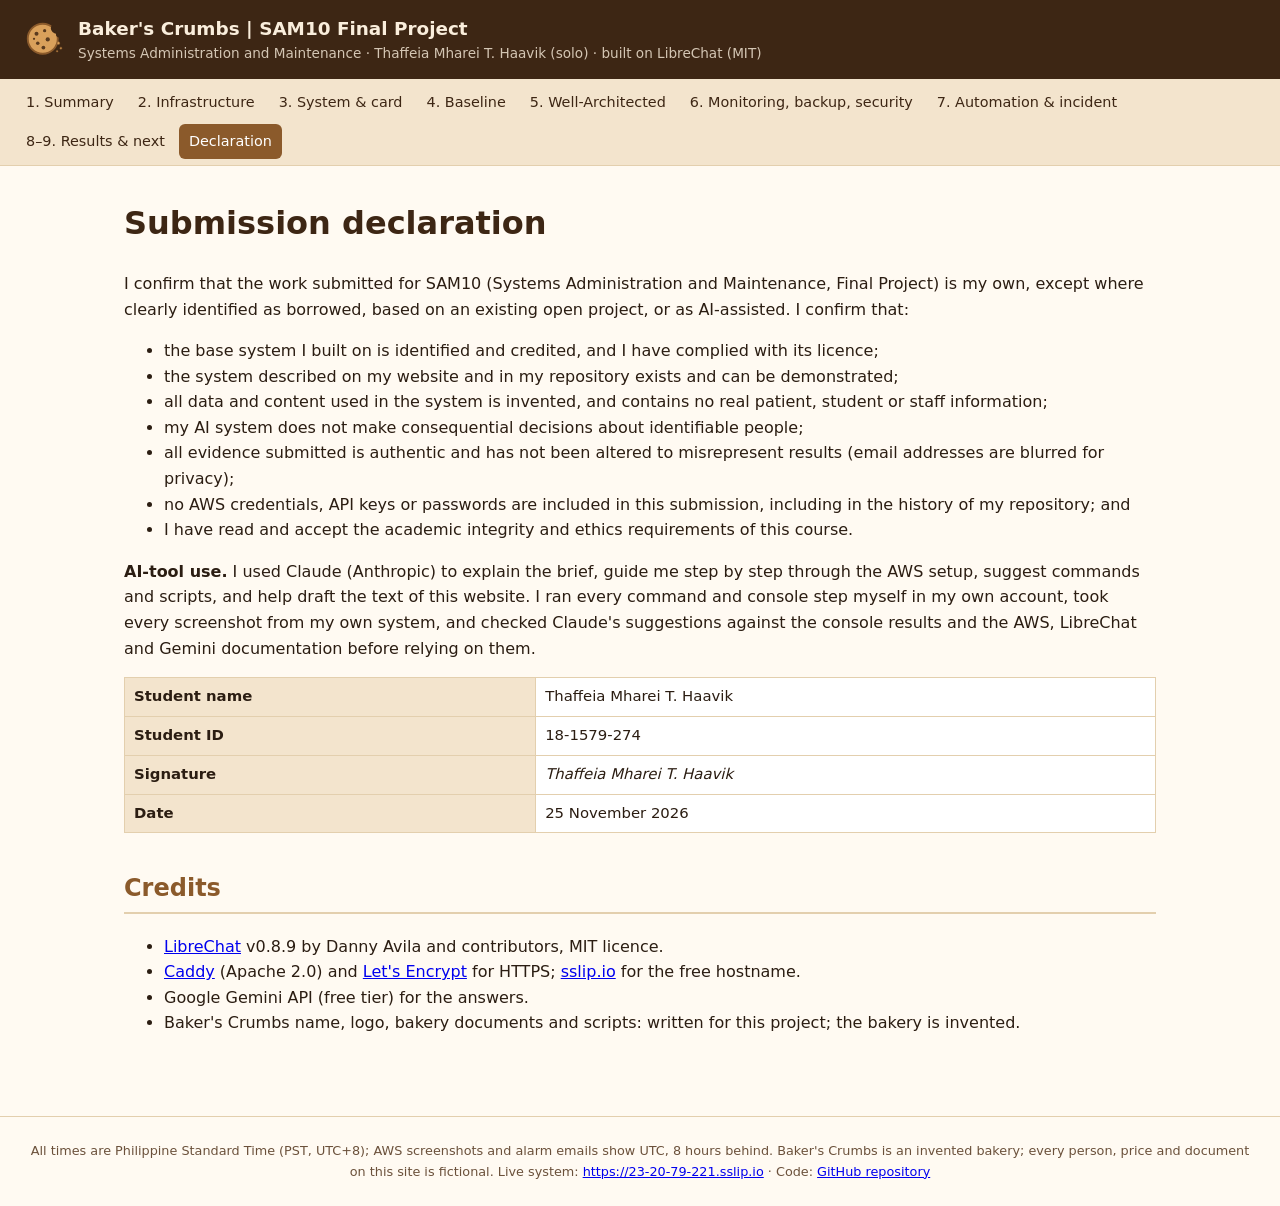
<file: docs/declaration.html>
<!DOCTYPE html>
<html lang="en"><head><meta charset="utf-8"><meta name="viewport" content="width=device-width,initial-scale=1">
<title>Declaration - Baker's Crumbs (SAM10)</title><link rel="icon" href="img/logo.svg"><link rel="stylesheet" href="style.css"></head>
<body><header><img src="img/logo.svg" alt="Baker's Crumbs logo"><div><div class="t">Baker's Crumbs | SAM10 Final Project</div>
<div class="s">Systems Administration and Maintenance &middot; Thaffeia Mharei T. Haavik (solo) &middot; built on LibreChat (MIT)</div></div></header>
<nav><a href="index.html">1. Summary</a><a href="architecture.html">2. Infrastructure</a><a href="system.html">3. System &amp; card</a><a href="baseline.html">4. Baseline</a><a href="well-architected.html">5. Well-Architected</a><a href="operations.html">6. Monitoring, backup, security</a><a href="automation-incident.html">7. Automation &amp; incident</a><a href="results.html">8&ndash;9. Results &amp; next</a><a href="declaration.html" class=on>Declaration</a></nav><main>

<h1>Submission declaration</h1>
<p>I confirm that the work submitted for SAM10 (Systems Administration and Maintenance, Final Project) is my own, except where clearly identified as borrowed, based on an existing open project, or as AI-assisted. I confirm that:</p>
<ul><li>the base system I built on is identified and credited, and I have complied with its licence;</li><li>the system described on my website and in my repository exists and can be demonstrated;</li><li>all data and content used in the system is invented, and contains no real patient, student or staff information;</li><li>my AI system does not make consequential decisions about identifiable people;</li><li>all evidence submitted is authentic and has not been altered to misrepresent results (email addresses are blurred for privacy);</li><li>no AWS credentials, API keys or passwords are included in this submission, including in the history of my repository; and</li><li>I have read and accept the academic integrity and ethics requirements of this course.</li></ul>
<p><b>AI-tool use.</b> I used Claude (Anthropic) to explain the brief, guide me step by step through the AWS setup, suggest commands and scripts, and help draft the text of this website. I ran every command and console step myself in my own account, took every screenshot from my own system, and checked Claude's suggestions against the console results and the AWS, LibreChat and Gemini documentation before relying on them.</p>
<table><tr><th>Student name</th><td>Thaffeia Mharei T. Haavik</td></tr><tr><th>Student ID</th><td>18-1579-274</td></tr><tr><th>Signature</th><td><i>Thaffeia Mharei T. Haavik</i></td></tr><tr><th>Date</th><td>25 November 2026</td></tr></table>
<h2>Credits</h2>
<ul><li><a href="https://github.com/danny-avila/LibreChat">LibreChat</a> v0.8.9 by Danny Avila and contributors, MIT licence.</li><li><a href="https://caddyserver.com/">Caddy</a> (Apache 2.0) and <a href="https://letsencrypt.org/">Let's Encrypt</a> for HTTPS; <a href="https://sslip.io/">sslip.io</a> for the free hostname.</li><li>Google Gemini API (free tier) for the answers.</li><li>Baker's Crumbs name, logo, bakery documents and scripts: written for this project; the bakery is invented.</li></ul>

</main><footer>All times are Philippine Standard Time (PST, UTC+8); AWS screenshots and alarm emails show UTC, 8 hours behind. Baker's Crumbs is an invented bakery; every person, price and document on this site is fictional. Live system: <a href="https://23-20-79-221.sslip.io">https://23-20-79-221.sslip.io</a> &middot; Code: <a href="https://github.com/haavikthaffeiamharei-hue/bakers-crumbs-ops">GitHub repository</a></footer></body></html>
</file>
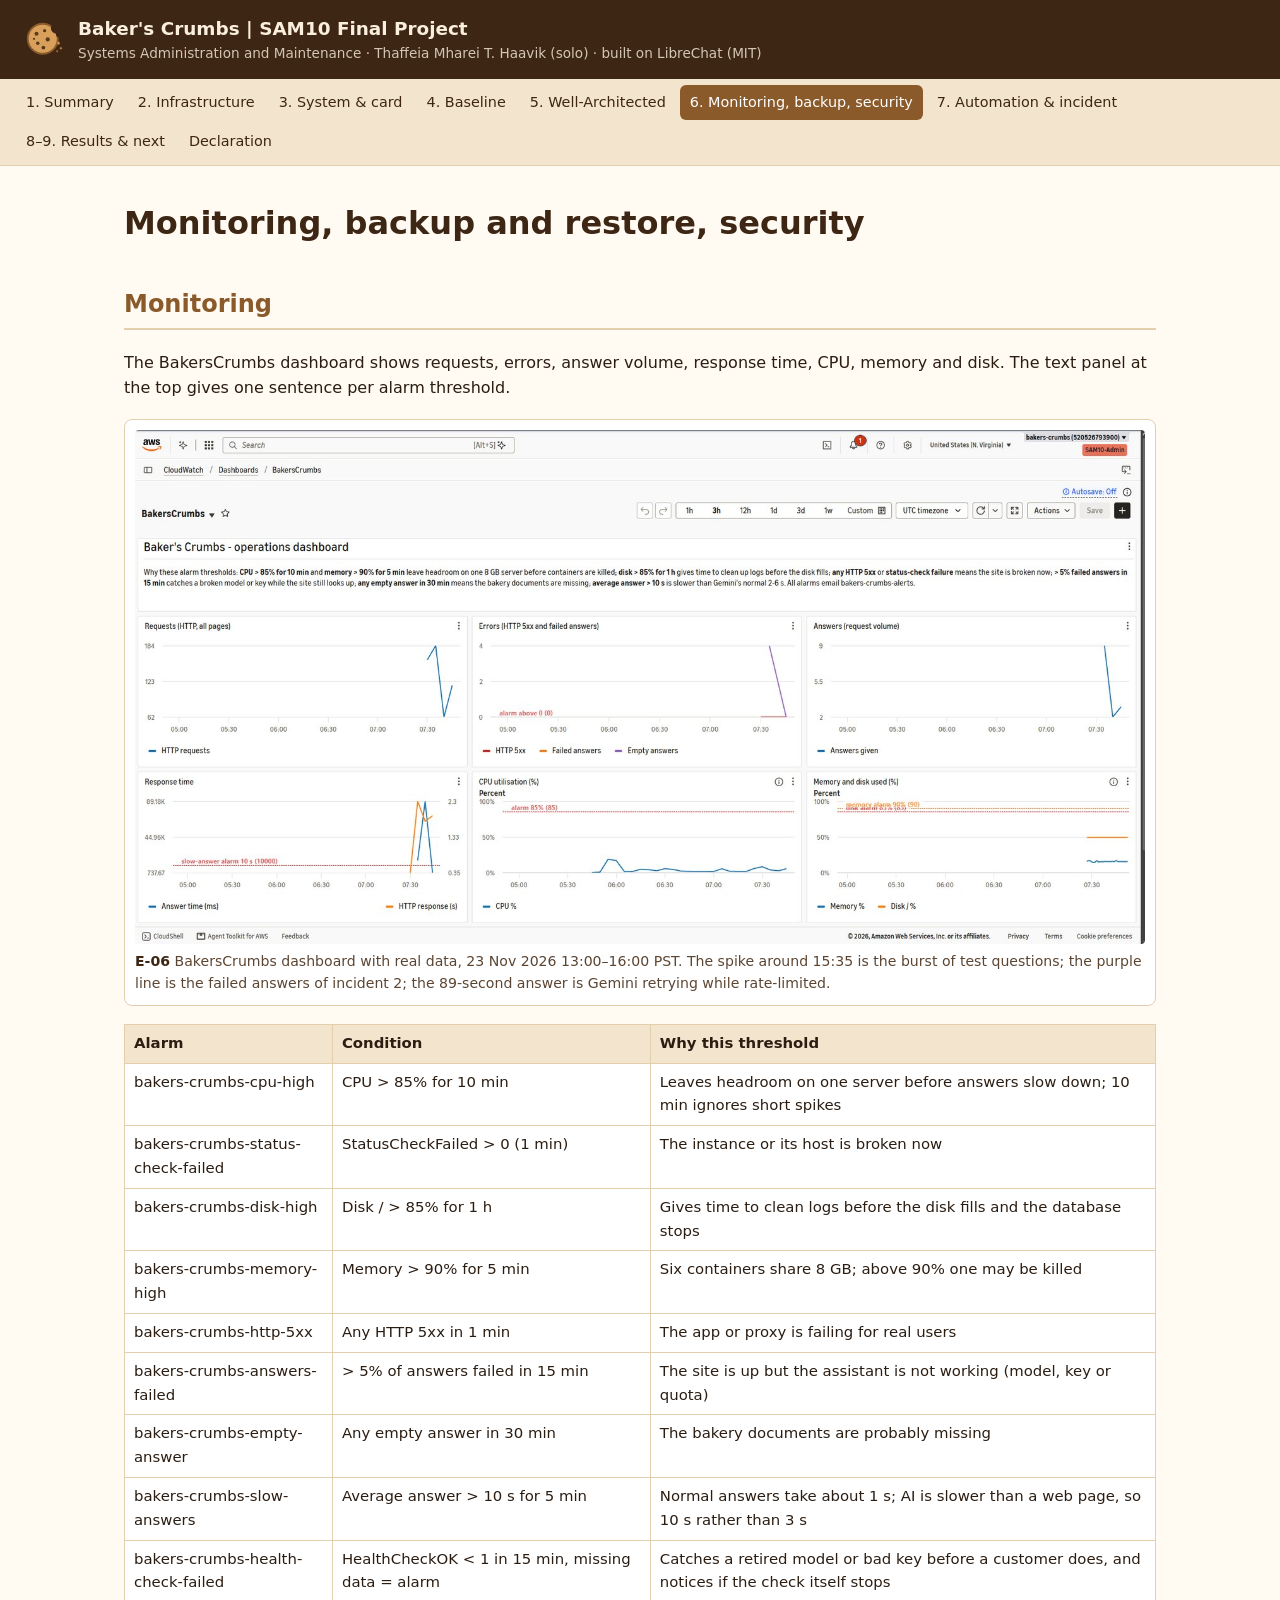
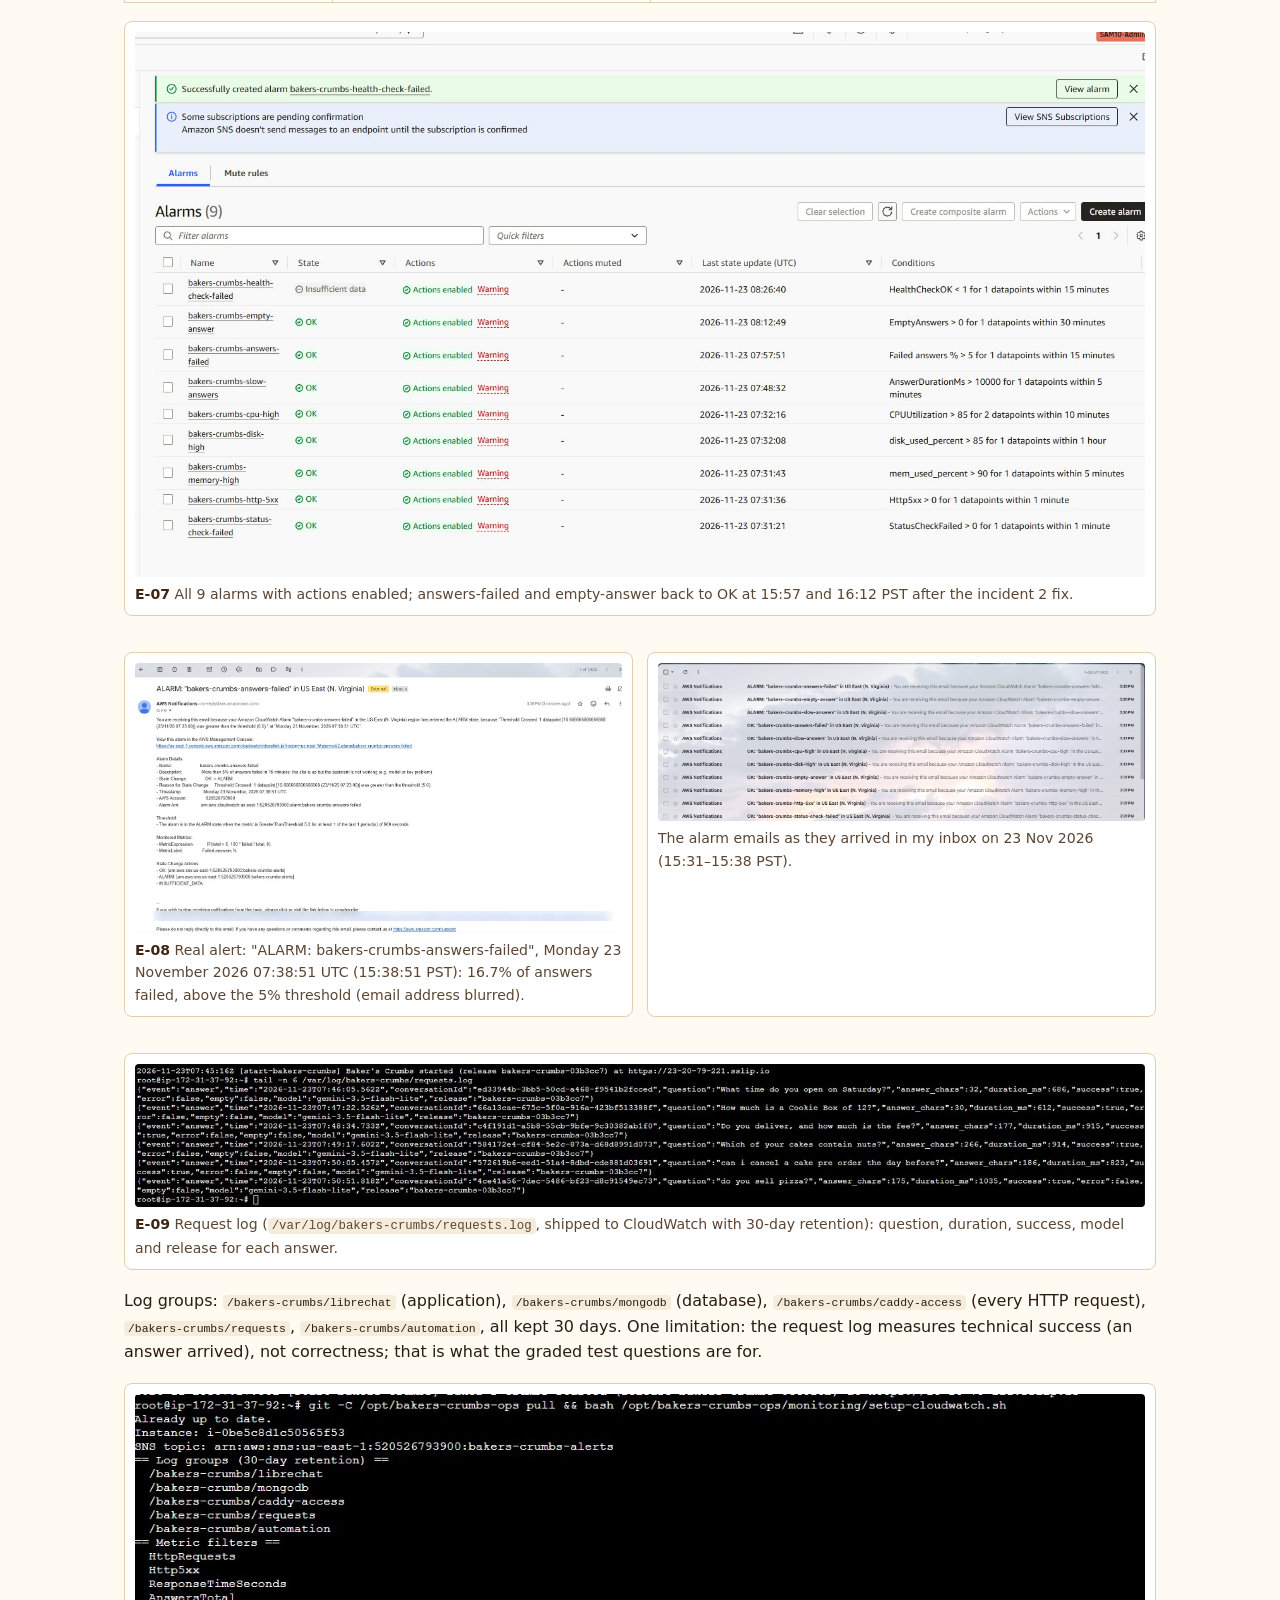
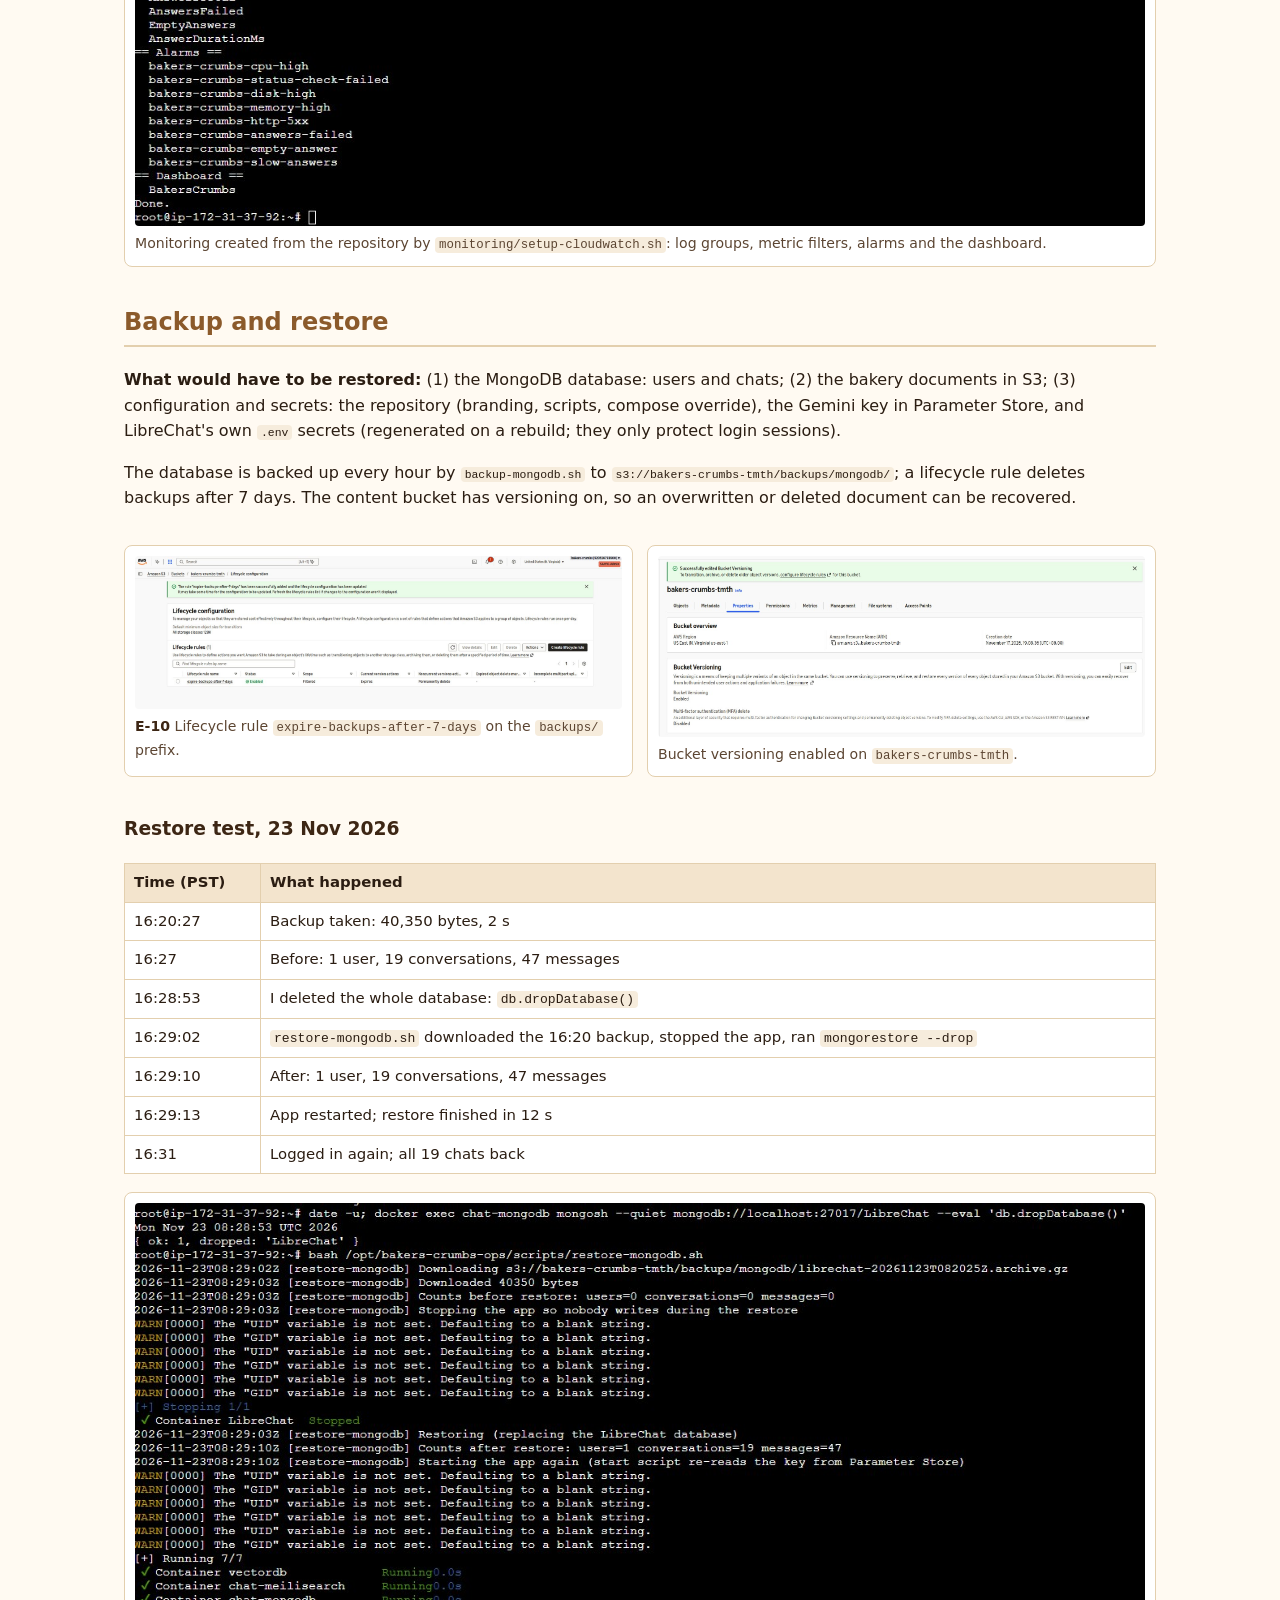
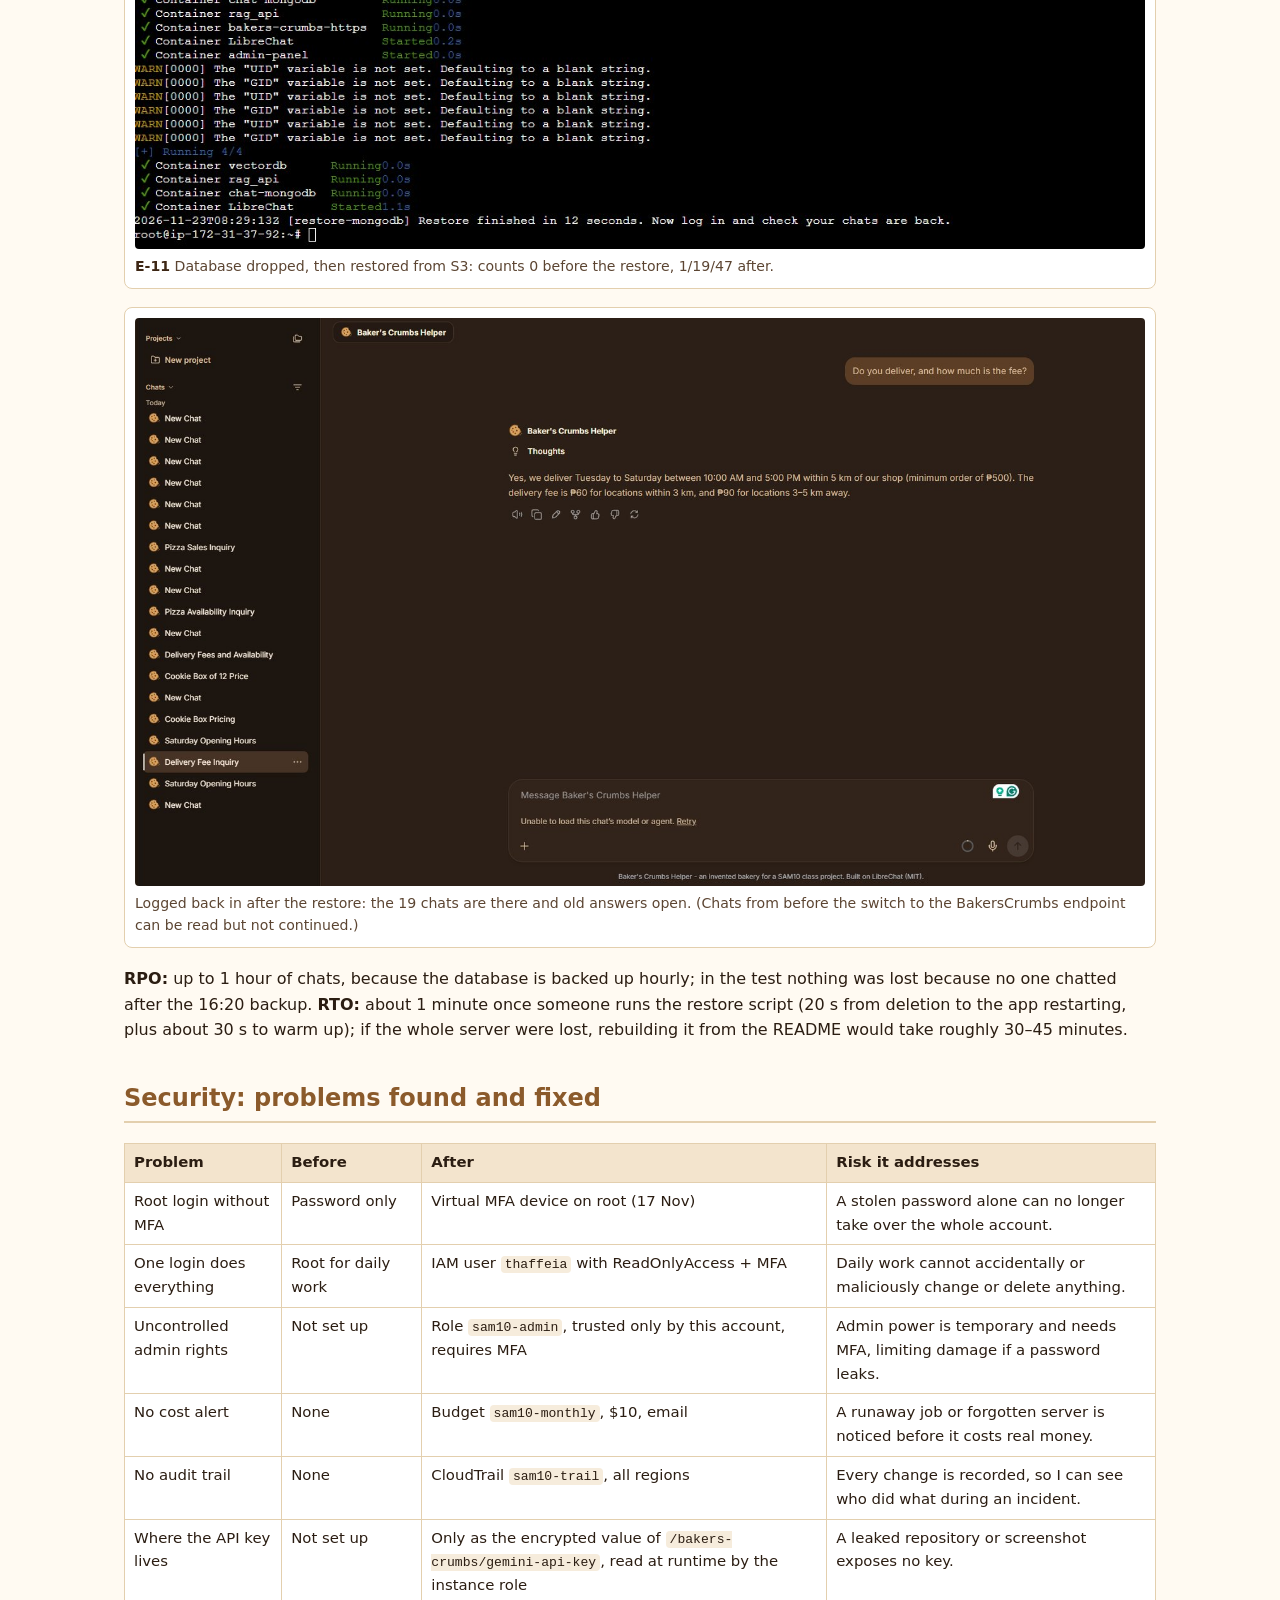
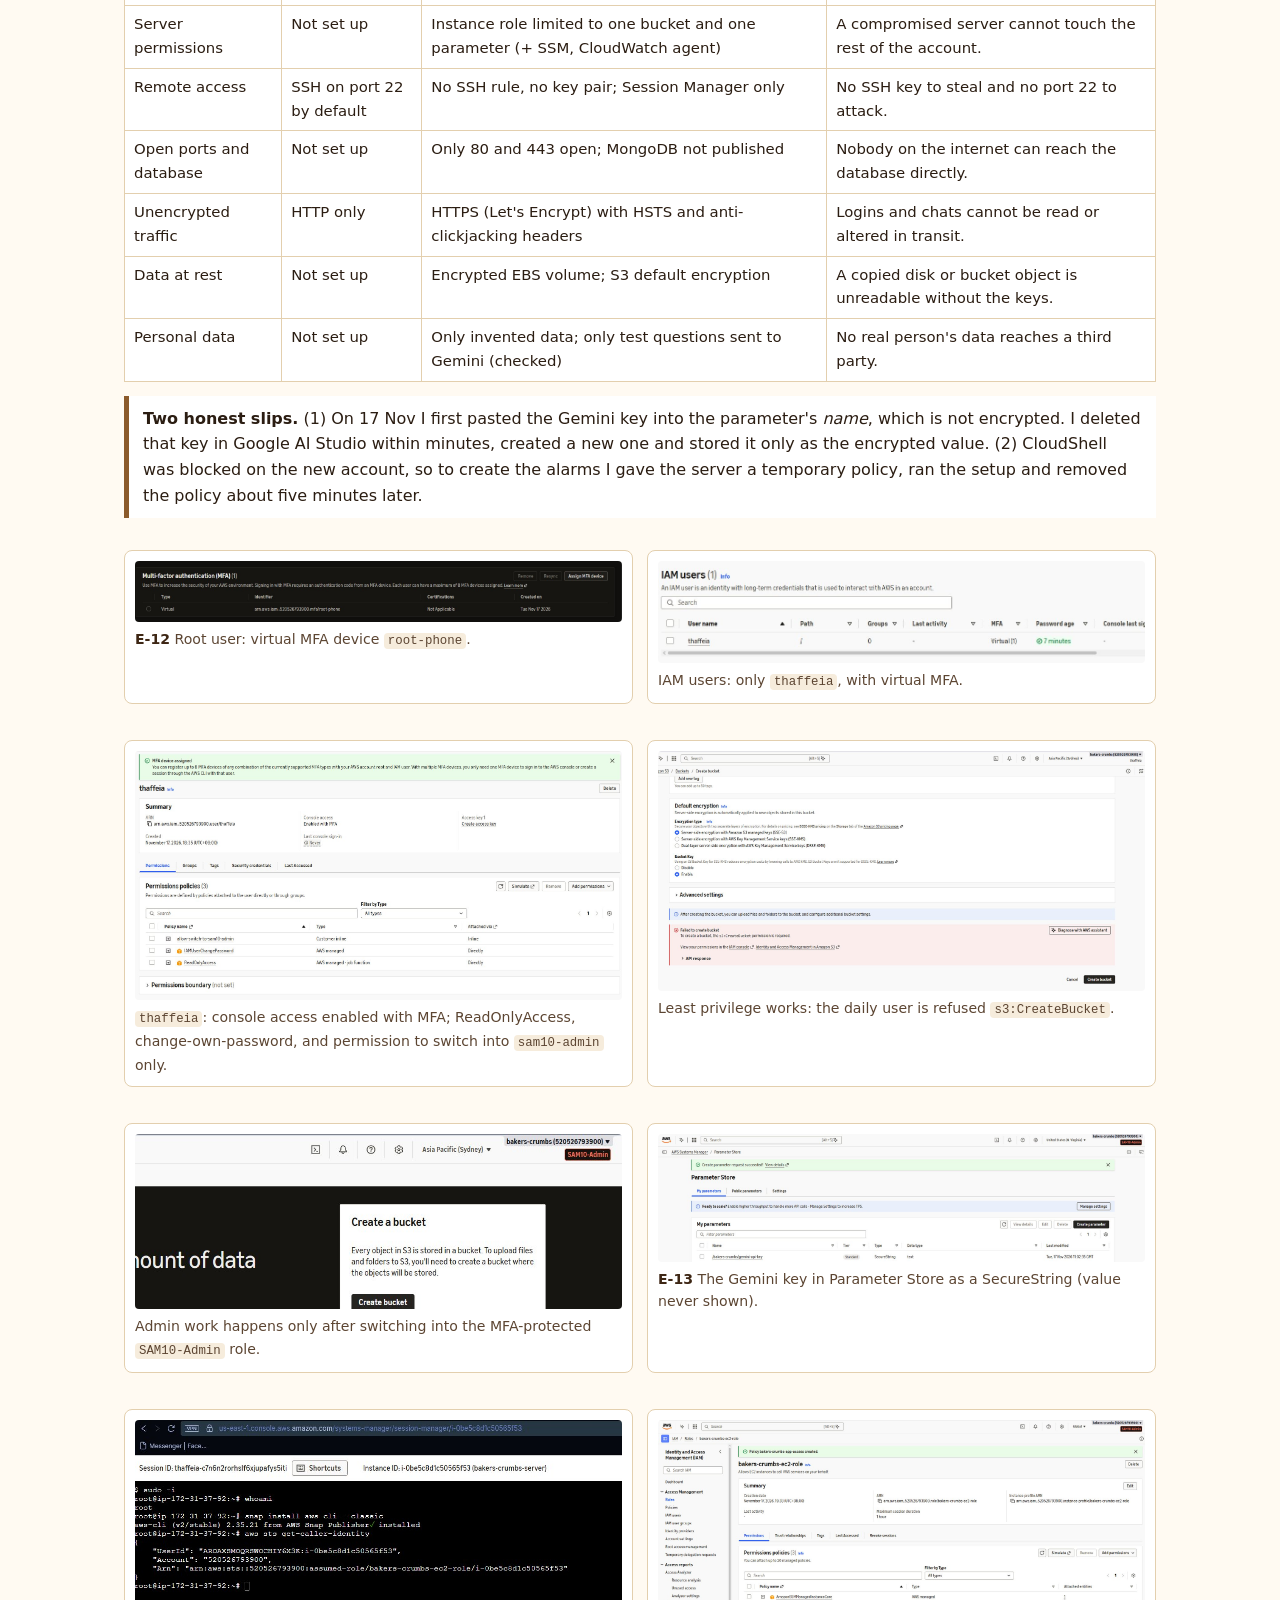
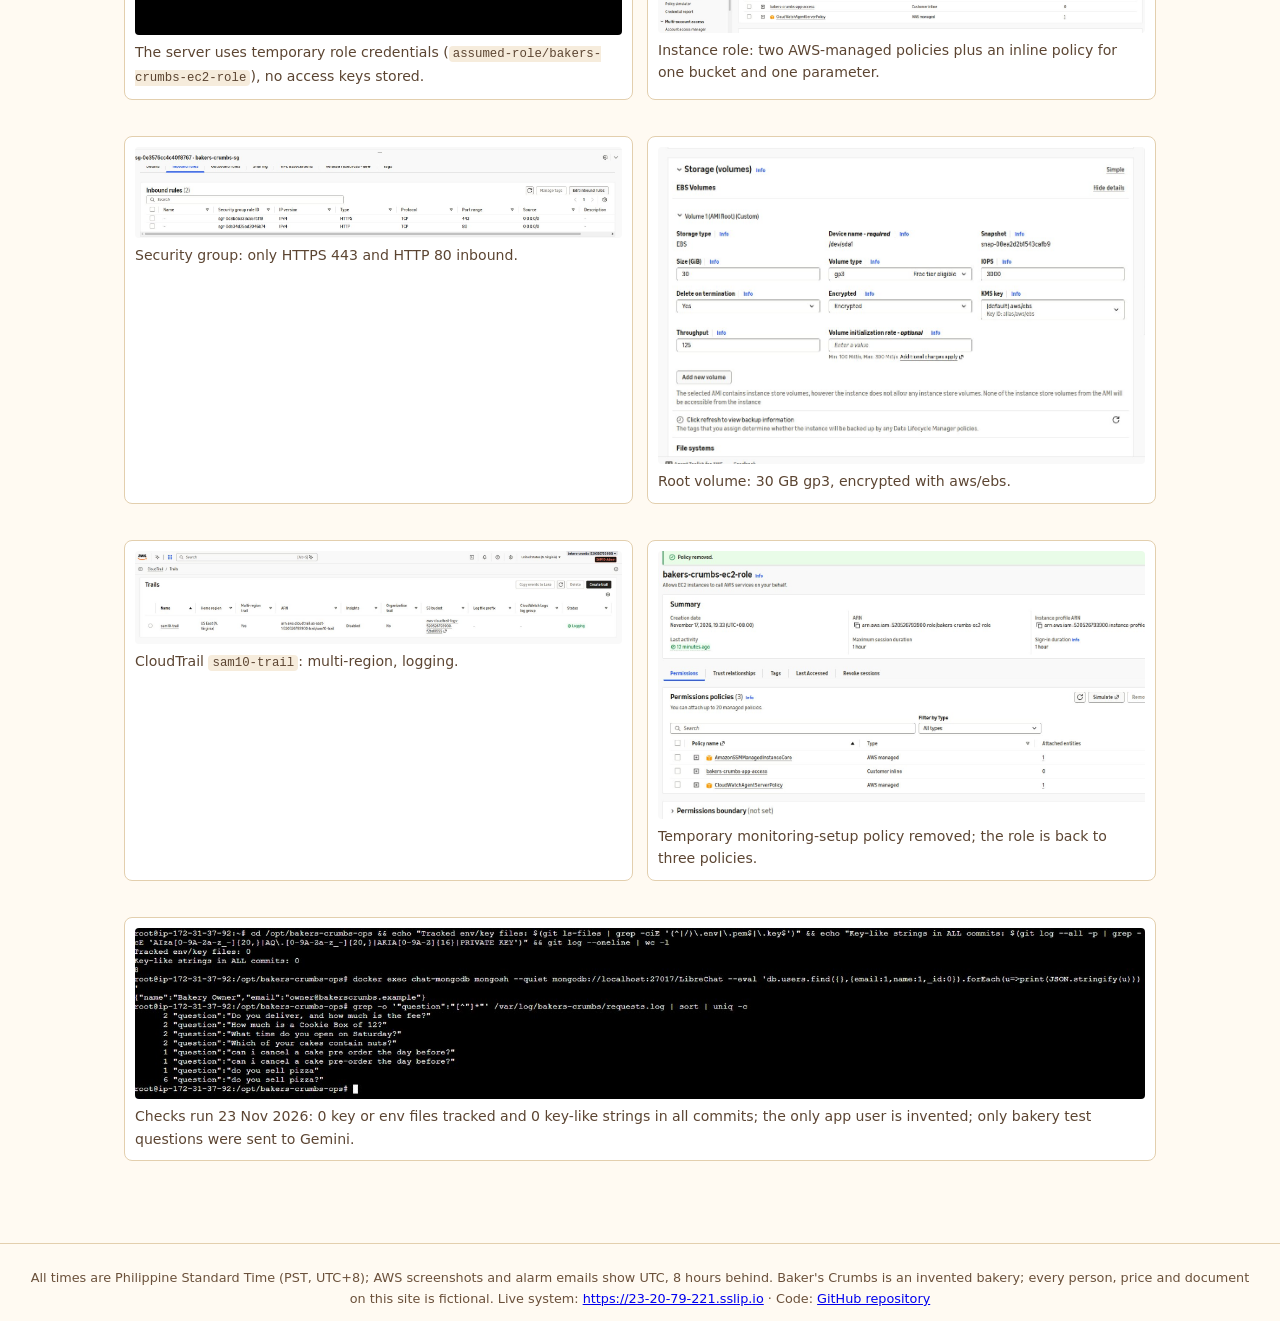
<file: docs/operations.html>
<!DOCTYPE html>
<html lang="en"><head><meta charset="utf-8"><meta name="viewport" content="width=device-width,initial-scale=1">
<title>Monitoring, backup and restore, security - Baker's Crumbs (SAM10)</title><link rel="icon" href="img/logo.svg"><link rel="stylesheet" href="style.css"></head>
<body><header><img src="img/logo.svg" alt="Baker's Crumbs logo"><div><div class="t">Baker's Crumbs | SAM10 Final Project</div>
<div class="s">Systems Administration and Maintenance &middot; Thaffeia Mharei T. Haavik (solo) &middot; built on LibreChat (MIT)</div></div></header>
<nav><a href="index.html">1. Summary</a><a href="architecture.html">2. Infrastructure</a><a href="system.html">3. System &amp; card</a><a href="baseline.html">4. Baseline</a><a href="well-architected.html">5. Well-Architected</a><a href="operations.html" class=on>6. Monitoring, backup, security</a><a href="automation-incident.html">7. Automation &amp; incident</a><a href="results.html">8&ndash;9. Results &amp; next</a><a href="declaration.html">Declaration</a></nav><main>

<h1>Monitoring, backup and restore, security</h1>
<h2>Monitoring</h2>
<p>The BakersCrumbs dashboard shows requests, errors, answer volume, response time, CPU, memory and disk. The text panel at the top gives one sentence per alarm threshold.</p>
<figure><a href="img/E-06_dashboard-3h.jpg"><img src="img/E-06_dashboard-3h.jpg" alt="&lt;b&gt;E-06&lt;/b&gt; BakersCrumbs dashboard with real data, 23 Nov 2026 13:00&amp;ndash;16:00 PST. The spike around 15:35 is the burst of test questions; the purple line is the failed answers of incident 2; the 89-second answer is Gemini retrying while rate-limited." loading="lazy"></a><figcaption><b>E-06</b> BakersCrumbs dashboard with real data, 23 Nov 2026 13:00&ndash;16:00 PST. The spike around 15:35 is the burst of test questions; the purple line is the failed answers of incident 2; the 89-second answer is Gemini retrying while rate-limited.</figcaption></figure>
<table><tr><th>Alarm</th><th>Condition</th><th>Why this threshold</th></tr>
<tr><td>bakers-crumbs-cpu-high</td><td>CPU &gt; 85% for 10 min</td><td>Leaves headroom on one server before answers slow down; 10 min ignores short spikes</td></tr>
<tr><td>bakers-crumbs-status-check-failed</td><td>StatusCheckFailed &gt; 0 (1 min)</td><td>The instance or its host is broken now</td></tr>
<tr><td>bakers-crumbs-disk-high</td><td>Disk / &gt; 85% for 1 h</td><td>Gives time to clean logs before the disk fills and the database stops</td></tr>
<tr><td>bakers-crumbs-memory-high</td><td>Memory &gt; 90% for 5 min</td><td>Six containers share 8 GB; above 90% one may be killed</td></tr>
<tr><td>bakers-crumbs-http-5xx</td><td>Any HTTP 5xx in 1 min</td><td>The app or proxy is failing for real users</td></tr>
<tr><td>bakers-crumbs-answers-failed</td><td>&gt; 5% of answers failed in 15 min</td><td>The site is up but the assistant is not working (model, key or quota)</td></tr>
<tr><td>bakers-crumbs-empty-answer</td><td>Any empty answer in 30 min</td><td>The bakery documents are probably missing</td></tr>
<tr><td>bakers-crumbs-slow-answers</td><td>Average answer &gt; 10 s for 5 min</td><td>Normal answers take about 1 s; AI is slower than a web page, so 10 s rather than 3 s</td></tr>
<tr><td>bakers-crumbs-health-check-failed</td><td>HealthCheckOK &lt; 1 in 15 min, missing data = alarm</td><td>Catches a retired model or bad key before a customer does, and notices if the check itself stops</td></tr></table>
<figure><a href="img/E-07b_alarm-list-9-incident2-recovered.jpg"><img src="img/E-07b_alarm-list-9-incident2-recovered.jpg" alt="&lt;b&gt;E-07&lt;/b&gt; All 9 alarms with actions enabled; answers-failed and empty-answer back to OK at 15:57 and 16:12 PST after the incident 2 fix." loading="lazy"></a><figcaption><b>E-07</b> All 9 alarms with actions enabled; answers-failed and empty-answer back to OK at 15:57 and 16:12 PST after the incident 2 fix.</figcaption></figure>
<div class="grid2"><figure><a href="img/E-08b_alarm-email-answers-failed-detail.jpg"><img src="img/E-08b_alarm-email-answers-failed-detail.jpg" alt="&lt;b&gt;E-08&lt;/b&gt; Real alert: &quot;ALARM: bakers-crumbs-answers-failed&quot;, Monday 23 November 2026 07:38:51 UTC (15:38:51 PST): 16.7% of answers failed, above the 5% threshold (email address blurred)." loading="lazy"></a><figcaption><b>E-08</b> Real alert: "ALARM: bakers-crumbs-answers-failed", Monday 23 November 2026 07:38:51 UTC (15:38:51 PST): 16.7% of answers failed, above the 5% threshold (email address blurred).</figcaption></figure>
<figure><a href="img/E-08a_alarm-emails-inbox.jpg"><img src="img/E-08a_alarm-emails-inbox.jpg" alt="The alarm emails as they arrived in my inbox on 23 Nov 2026 (15:31&amp;ndash;15:38 PST)." loading="lazy"></a><figcaption>The alarm emails as they arrived in my inbox on 23 Nov 2026 (15:31&ndash;15:38 PST).</figcaption></figure></div>
<figure><a href="img/E-09_request-log-sample.jpg"><img src="img/E-09_request-log-sample.jpg" alt="&lt;b&gt;E-09&lt;/b&gt; Request log (&lt;code&gt;/var/log/bakers-crumbs/requests.log&lt;/code&gt;, shipped to CloudWatch with 30-day retention): question, duration, success, model and release for each answer." loading="lazy"></a><figcaption><b>E-09</b> Request log (<code>/var/log/bakers-crumbs/requests.log</code>, shipped to CloudWatch with 30-day retention): question, duration, success, model and release for each answer.</figcaption></figure>
<p>Log groups: <code>/bakers-crumbs/librechat</code> (application), <code>/bakers-crumbs/mongodb</code> (database), <code>/bakers-crumbs/caddy-access</code> (every HTTP request), <code>/bakers-crumbs/requests</code>, <code>/bakers-crumbs/automation</code>, all kept 30 days. One limitation: the request log measures technical success (an answer arrived), not correctness; that is what the graded test questions are for.</p>
<figure><a href="img/monitoring_02_setup-cloudwatch-output.jpg"><img src="img/monitoring_02_setup-cloudwatch-output.jpg" alt="Monitoring created from the repository by &lt;code&gt;monitoring/setup-cloudwatch.sh&lt;/code&gt;: log groups, metric filters, alarms and the dashboard." loading="lazy"></a><figcaption>Monitoring created from the repository by <code>monitoring/setup-cloudwatch.sh</code>: log groups, metric filters, alarms and the dashboard.</figcaption></figure>

<h2>Backup and restore</h2>
<p><b>What would have to be restored:</b> (1) the MongoDB database: users and chats; (2) the bakery documents in S3; (3) configuration and secrets: the repository (branding, scripts, compose override), the Gemini key in Parameter Store, and LibreChat's own <code>.env</code> secrets (regenerated on a rebuild; they only protect login sessions).</p>
<p>The database is backed up every hour by <code>backup-mongodb.sh</code> to <code>s3://bakers-crumbs-tmth/backups/mongodb/</code>; a lifecycle rule deletes backups after 7 days. The content bucket has versioning on, so an overwritten or deleted document can be recovered.</p>
<div class="grid2"><figure><a href="img/E-10a_s3-lifecycle-7-days.jpg"><img src="img/E-10a_s3-lifecycle-7-days.jpg" alt="&lt;b&gt;E-10&lt;/b&gt; Lifecycle rule &lt;code&gt;expire-backups-after-7-days&lt;/code&gt; on the &lt;code&gt;backups/&lt;/code&gt; prefix." loading="lazy"></a><figcaption><b>E-10</b> Lifecycle rule <code>expire-backups-after-7-days</code> on the <code>backups/</code> prefix.</figcaption></figure><figure><a href="img/s3_02_bucket-versioning-enabled.jpg"><img src="img/s3_02_bucket-versioning-enabled.jpg" alt="Bucket versioning enabled on &lt;code&gt;bakers-crumbs-tmth&lt;/code&gt;." loading="lazy"></a><figcaption>Bucket versioning enabled on <code>bakers-crumbs-tmth</code>.</figcaption></figure></div>
<h3>Restore test, 23 Nov 2026</h3>
<table><tr><th>Time (PST)</th><th>What happened</th></tr>
<tr><td>16:20:27</td><td>Backup taken: 40,350 bytes, 2 s</td></tr>
<tr><td>16:27</td><td>Before: 1 user, 19 conversations, 47 messages</td></tr>
<tr><td>16:28:53</td><td>I deleted the whole database: <code>db.dropDatabase()</code></td></tr>
<tr><td>16:29:02</td><td><code>restore-mongodb.sh</code> downloaded the 16:20 backup, stopped the app, ran <code>mongorestore --drop</code></td></tr>
<tr><td>16:29:10</td><td>After: 1 user, 19 conversations, 47 messages</td></tr>
<tr><td>16:29:13</td><td>App restarted; restore finished in 12 s</td></tr>
<tr><td>16:31</td><td>Logged in again; all 19 chats back</td></tr></table>
<figure><a href="img/E-11c_drop-and-restore-output.jpg"><img src="img/E-11c_drop-and-restore-output.jpg" alt="&lt;b&gt;E-11&lt;/b&gt; Database dropped, then restored from S3: counts 0 before the restore, 1/19/47 after." loading="lazy"></a><figcaption><b>E-11</b> Database dropped, then restored from S3: counts 0 before the restore, 1/19/47 after.</figcaption></figure>
<figure><a href="img/E-11d_logged-in-chats-restored.jpg"><img src="img/E-11d_logged-in-chats-restored.jpg" alt="Logged back in after the restore: the 19 chats are there and old answers open. (Chats from before the switch to the BakersCrumbs endpoint can be read but not continued.)" loading="lazy"></a><figcaption>Logged back in after the restore: the 19 chats are there and old answers open. (Chats from before the switch to the BakersCrumbs endpoint can be read but not continued.)</figcaption></figure>
<p><b>RPO:</b> up to 1 hour of chats, because the database is backed up hourly; in the test nothing was lost because no one chatted after the 16:20 backup. <b>RTO:</b> about 1 minute once someone runs the restore script (20 s from deletion to the app restarting, plus about 30 s to warm up); if the whole server were lost, rebuilding it from the README would take roughly 30&ndash;45 minutes.</p>

<h2>Security: problems found and fixed</h2>
<table><tr><th>Problem</th><th>Before</th><th>After</th><th>Risk it addresses</th></tr>
<tr><td>Root login without MFA</td><td>Password only</td><td>Virtual MFA device on root (17 Nov)</td><td>A stolen password alone can no longer take over the whole account.</td></tr>
<tr><td>One login does everything</td><td>Root for daily work</td><td>IAM user <code>thaffeia</code> with ReadOnlyAccess + MFA</td><td>Daily work cannot accidentally or maliciously change or delete anything.</td></tr>
<tr><td>Uncontrolled admin rights</td><td>Not set up</td><td>Role <code>sam10-admin</code>, trusted only by this account, requires MFA</td><td>Admin power is temporary and needs MFA, limiting damage if a password leaks.</td></tr>
<tr><td>No cost alert</td><td>None</td><td>Budget <code>sam10-monthly</code>, $10, email</td><td>A runaway job or forgotten server is noticed before it costs real money.</td></tr>
<tr><td>No audit trail</td><td>None</td><td>CloudTrail <code>sam10-trail</code>, all regions</td><td>Every change is recorded, so I can see who did what during an incident.</td></tr>
<tr><td>Where the API key lives</td><td>Not set up</td><td>Only as the encrypted value of <code>/bakers-crumbs/gemini-api-key</code>, read at runtime by the instance role</td><td>A leaked repository or screenshot exposes no key.</td></tr>
<tr><td>Server permissions</td><td>Not set up</td><td>Instance role limited to one bucket and one parameter (+ SSM, CloudWatch agent)</td><td>A compromised server cannot touch the rest of the account.</td></tr>
<tr><td>Remote access</td><td>SSH on port 22 by default</td><td>No SSH rule, no key pair; Session Manager only</td><td>No SSH key to steal and no port 22 to attack.</td></tr>
<tr><td>Open ports and database</td><td>Not set up</td><td>Only 80 and 443 open; MongoDB not published</td><td>Nobody on the internet can reach the database directly.</td></tr>
<tr><td>Unencrypted traffic</td><td>HTTP only</td><td>HTTPS (Let's Encrypt) with HSTS and anti-clickjacking headers</td><td>Logins and chats cannot be read or altered in transit.</td></tr>
<tr><td>Data at rest</td><td>Not set up</td><td>Encrypted EBS volume; S3 default encryption</td><td>A copied disk or bucket object is unreadable without the keys.</td></tr>
<tr><td>Personal data</td><td>Not set up</td><td>Only invented data; only test questions sent to Gemini (checked)</td><td>No real person's data reaches a third party.</td></tr></table>
<div class="note"><b>Two honest slips.</b> (1) On 17 Nov I first pasted the Gemini key into the parameter's <i>name</i>, which is not encrypted. I deleted that key in Google AI Studio within minutes, created a new one and stored it only as the encrypted value. (2) CloudShell was blocked on the new account, so to create the alarms I gave the server a temporary policy, ran the setup and removed the policy about five minutes later.</div>
<div class="grid2"><figure><a href="img/E-12a_root-mfa.jpg"><img src="img/E-12a_root-mfa.jpg" alt="&lt;b&gt;E-12&lt;/b&gt; Root user: virtual MFA device &lt;code&gt;root-phone&lt;/code&gt;." loading="lazy"></a><figcaption><b>E-12</b> Root user: virtual MFA device <code>root-phone</code>.</figcaption></figure><figure><a href="img/E-12c_iam-users-list.jpg"><img src="img/E-12c_iam-users-list.jpg" alt="IAM users: only &lt;code&gt;thaffeia&lt;/code&gt;, with virtual MFA." loading="lazy"></a><figcaption>IAM users: only <code>thaffeia</code>, with virtual MFA.</figcaption></figure></div>
<div class="grid2"><figure><a href="img/E-12b_iam-user-thaffeia-mfa-and-policies.jpg"><img src="img/E-12b_iam-user-thaffeia-mfa-and-policies.jpg" alt="&lt;code&gt;thaffeia&lt;/code&gt;: console access enabled with MFA; ReadOnlyAccess, change-own-password, and permission to switch into &lt;code&gt;sam10-admin&lt;/code&gt; only." loading="lazy"></a><figcaption><code>thaffeia</code>: console access enabled with MFA; ReadOnlyAccess, change-own-password, and permission to switch into <code>sam10-admin</code> only.</figcaption></figure><figure><a href="img/E-12e_readonly-user-denied-create-bucket.jpg"><img src="img/E-12e_readonly-user-denied-create-bucket.jpg" alt="Least privilege works: the daily user is refused &lt;code&gt;s3:CreateBucket&lt;/code&gt;." loading="lazy"></a><figcaption>Least privilege works: the daily user is refused <code>s3:CreateBucket</code>.</figcaption></figure></div>
<div class="grid2"><figure><a href="img/E-12f_switched-to-sam10-admin-role.jpg"><img src="img/E-12f_switched-to-sam10-admin-role.jpg" alt="Admin work happens only after switching into the MFA-protected &lt;code&gt;SAM10-Admin&lt;/code&gt; role." loading="lazy"></a><figcaption>Admin work happens only after switching into the MFA-protected <code>SAM10-Admin</code> role.</figcaption></figure><figure><a href="img/E-13_parameter-store-securestring.jpg"><img src="img/E-13_parameter-store-securestring.jpg" alt="&lt;b&gt;E-13&lt;/b&gt; The Gemini key in Parameter Store as a SecureString (value never shown)." loading="lazy"></a><figcaption><b>E-13</b> The Gemini key in Parameter Store as a SecureString (value never shown).</figcaption></figure></div>
<div class="grid2"><figure><a href="img/security_ec2-uses-role-no-keys.jpg"><img src="img/security_ec2-uses-role-no-keys.jpg" alt="The server uses temporary role credentials (&lt;code&gt;assumed-role/bakers-crumbs-ec2-role&lt;/code&gt;), no access keys stored." loading="lazy"></a><figcaption>The server uses temporary role credentials (<code>assumed-role/bakers-crumbs-ec2-role</code>), no access keys stored.</figcaption></figure><figure><a href="img/security_ec2-role-least-privilege.jpg"><img src="img/security_ec2-role-least-privilege.jpg" alt="Instance role: two AWS-managed policies plus an inline policy for one bucket and one parameter." loading="lazy"></a><figcaption>Instance role: two AWS-managed policies plus an inline policy for one bucket and one parameter.</figcaption></figure></div>
<div class="grid2"><figure><a href="img/security_sg-inbound-80-443-only.jpg"><img src="img/security_sg-inbound-80-443-only.jpg" alt="Security group: only HTTPS 443 and HTTP 80 inbound." loading="lazy"></a><figcaption>Security group: only HTTPS 443 and HTTP 80 inbound.</figcaption></figure><figure><a href="img/security_ebs-30gb-gp3-encrypted.jpg"><img src="img/security_ebs-30gb-gp3-encrypted.jpg" alt="Root volume: 30 GB gp3, encrypted with aws/ebs." loading="lazy"></a><figcaption>Root volume: 30 GB gp3, encrypted with aws/ebs.</figcaption></figure></div>
<div class="grid2"><figure><a href="img/security_cloudtrail-sam10-trail-logging.jpg"><img src="img/security_cloudtrail-sam10-trail-logging.jpg" alt="CloudTrail &lt;code&gt;sam10-trail&lt;/code&gt;: multi-region, logging." loading="lazy"></a><figcaption>CloudTrail <code>sam10-trail</code>: multi-region, logging.</figcaption></figure><figure><a href="img/security_temp-policy-removed.jpg"><img src="img/security_temp-policy-removed.jpg" alt="Temporary monitoring-setup policy removed; the role is back to three policies." loading="lazy"></a><figcaption>Temporary monitoring-setup policy removed; the role is back to three policies.</figcaption></figure></div>
<figure><a href="img/security_checks-no-keys-no-personal-data.jpg"><img src="img/security_checks-no-keys-no-personal-data.jpg" alt="Checks run 23 Nov 2026: 0 key or env files tracked and 0 key-like strings in all commits; the only app user is invented; only bakery test questions were sent to Gemini." loading="lazy"></a><figcaption>Checks run 23 Nov 2026: 0 key or env files tracked and 0 key-like strings in all commits; the only app user is invented; only bakery test questions were sent to Gemini.</figcaption></figure>

</main><footer>All times are Philippine Standard Time (PST, UTC+8); AWS screenshots and alarm emails show UTC, 8 hours behind. Baker's Crumbs is an invented bakery; every person, price and document on this site is fictional. Live system: <a href="https://23-20-79-221.sslip.io">https://23-20-79-221.sslip.io</a> &middot; Code: <a href="https://github.com/haavikthaffeiamharei-hue/bakers-crumbs-ops">GitHub repository</a></footer></body></html>
</file>
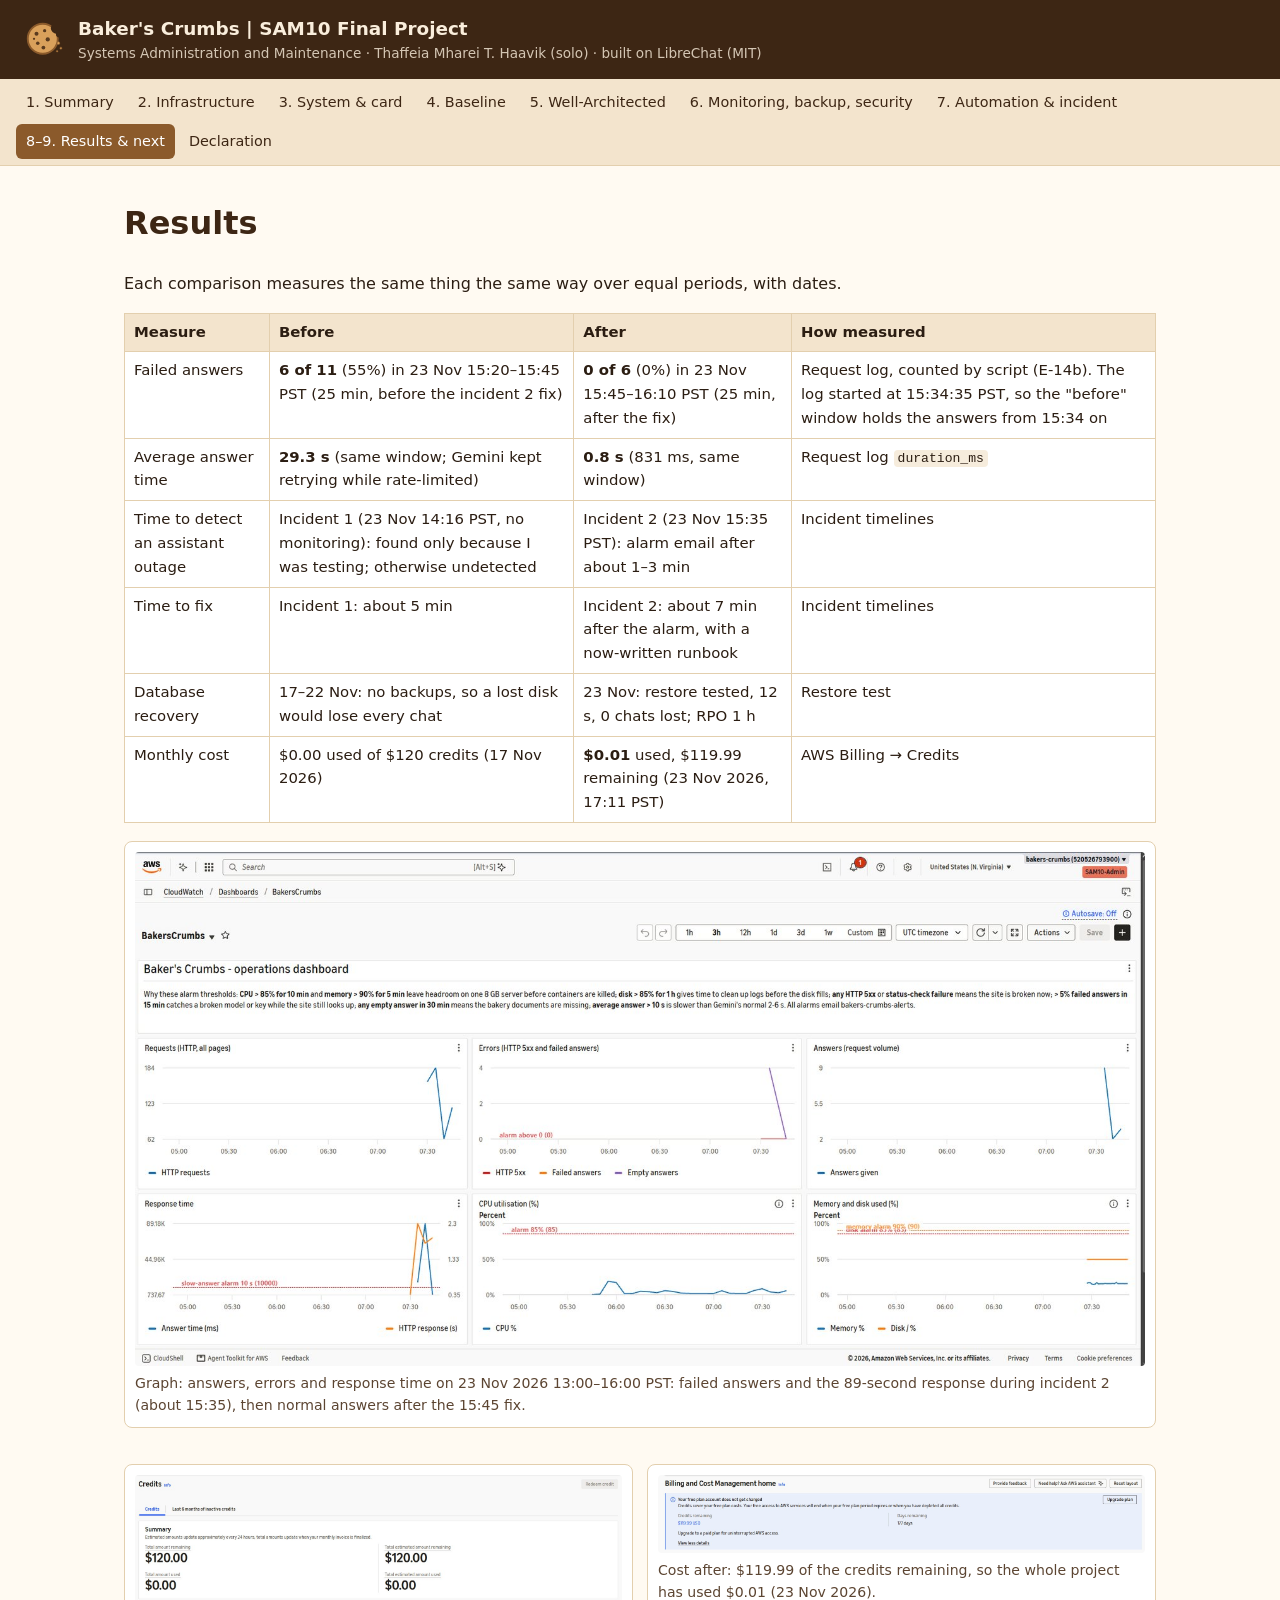
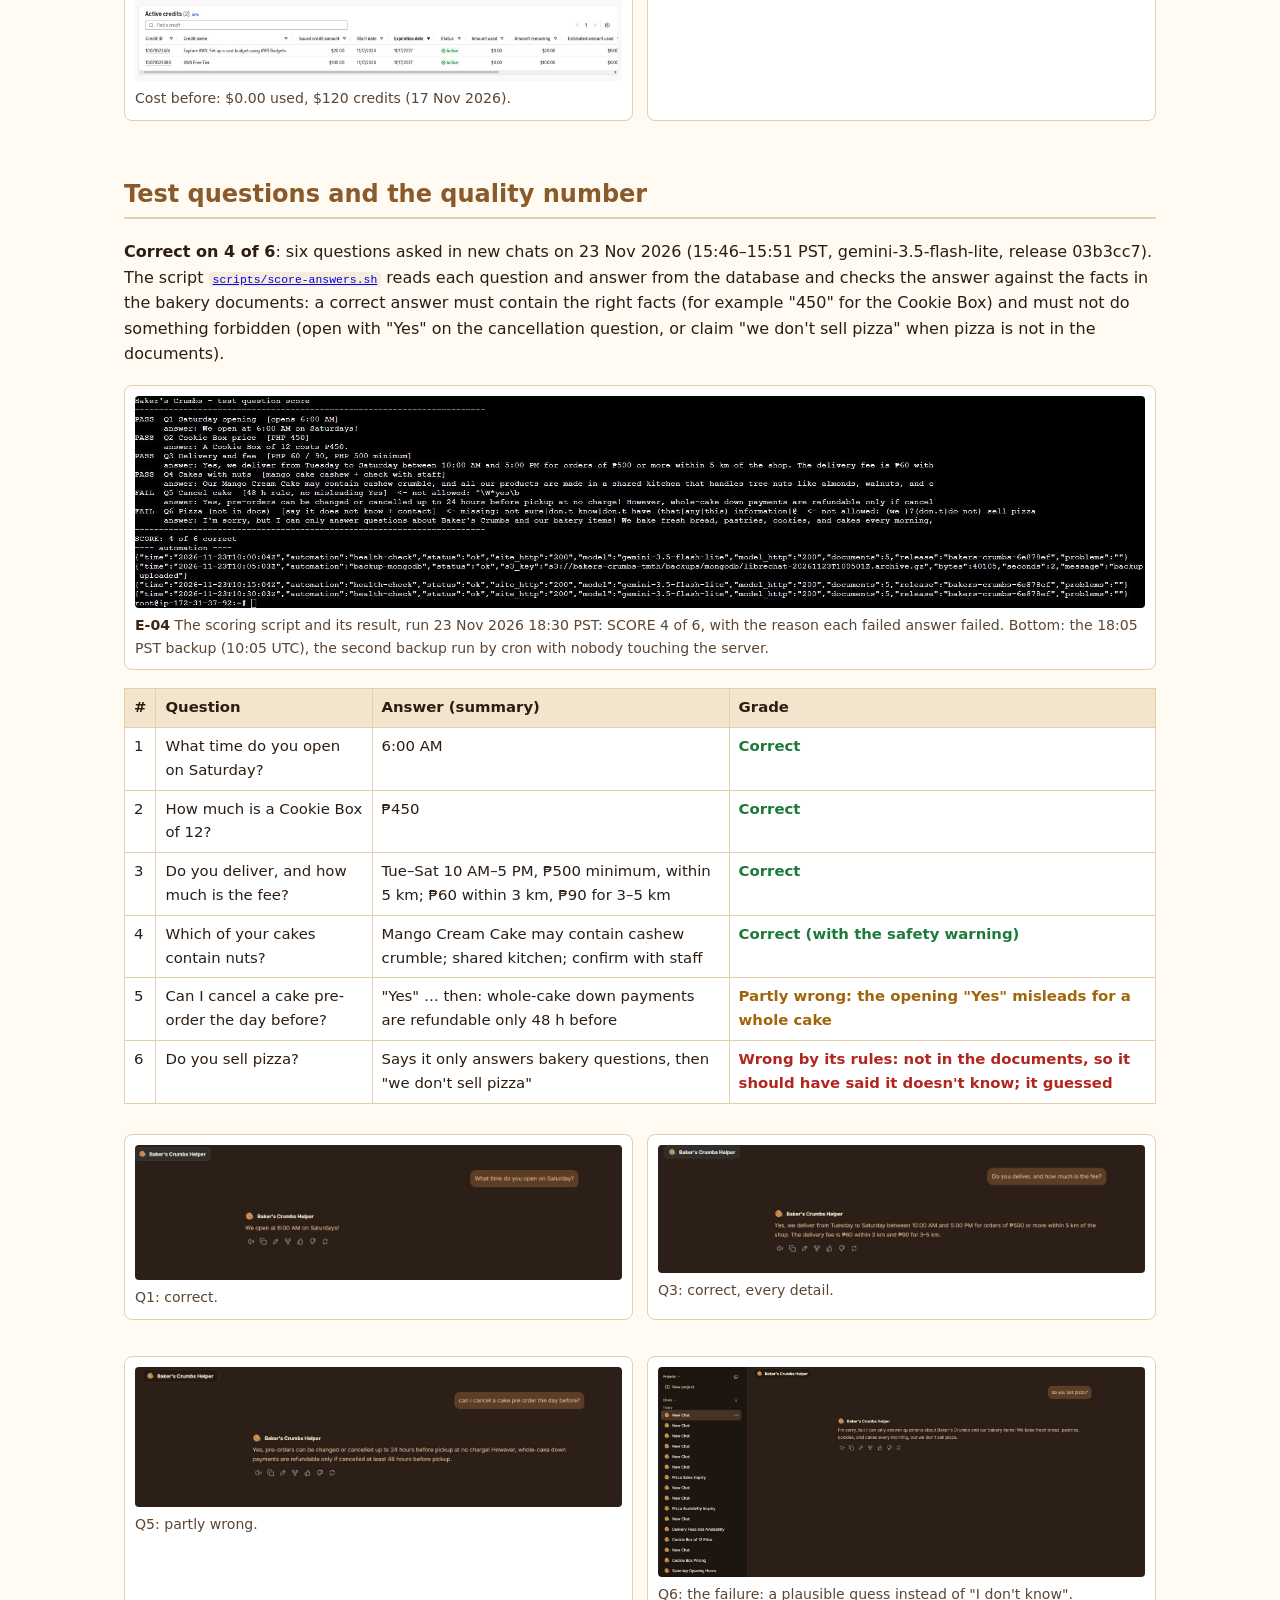
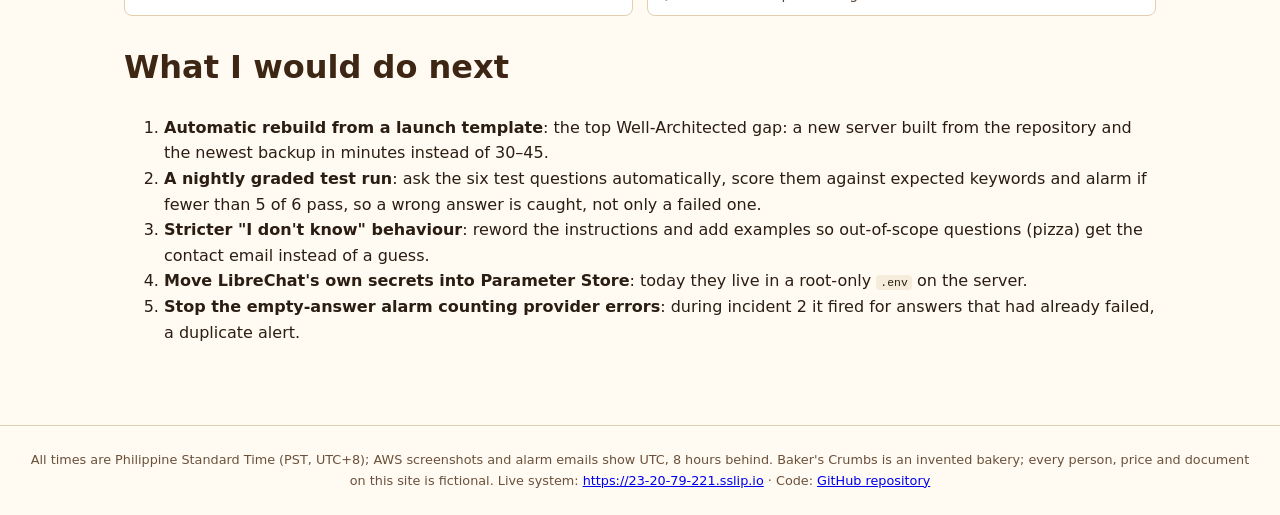
<file: docs/results.html>
<!DOCTYPE html>
<html lang="en"><head><meta charset="utf-8"><meta name="viewport" content="width=device-width,initial-scale=1">
<title>Results and next steps - Baker's Crumbs (SAM10)</title><link rel="icon" href="img/logo.svg"><link rel="stylesheet" href="style.css"></head>
<body><header><img src="img/logo.svg" alt="Baker's Crumbs logo"><div><div class="t">Baker's Crumbs | SAM10 Final Project</div>
<div class="s">Systems Administration and Maintenance &middot; Thaffeia Mharei T. Haavik (solo) &middot; built on LibreChat (MIT)</div></div></header>
<nav><a href="index.html">1. Summary</a><a href="architecture.html">2. Infrastructure</a><a href="system.html">3. System &amp; card</a><a href="baseline.html">4. Baseline</a><a href="well-architected.html">5. Well-Architected</a><a href="operations.html">6. Monitoring, backup, security</a><a href="automation-incident.html">7. Automation &amp; incident</a><a href="results.html" class=on>8&ndash;9. Results &amp; next</a><a href="declaration.html">Declaration</a></nav><main>

<h1>Results</h1>
<p>Each comparison measures the same thing the same way over equal periods, with dates.</p>
<table><tr><th>Measure</th><th>Before</th><th>After</th><th>How measured</th></tr>
<tr><td>Failed answers</td><td><b>6 of 11</b> (55%) in 23 Nov 15:20&ndash;15:45 PST (25 min, before the incident 2 fix)</td><td><b>0 of 6</b> (0%) in 23 Nov 15:45&ndash;16:10 PST (25 min, after the fix)</td><td>Request log, counted by script (E-14b). The log started at 15:34:35 PST, so the "before" window holds the answers from 15:34 on</td></tr>
<tr><td>Average answer time</td><td><b>29.3 s</b> (same window; Gemini kept retrying while rate-limited)</td><td><b>0.8 s</b> (831 ms, same window)</td><td>Request log <code>duration_ms</code></td></tr>
<tr><td>Time to detect an assistant outage</td><td>Incident 1 (23 Nov 14:16 PST, no monitoring): found only because I was testing; otherwise undetected</td><td>Incident 2 (23 Nov 15:35 PST): alarm email after about 1&ndash;3 min</td><td>Incident timelines</td></tr>
<tr><td>Time to fix</td><td>Incident 1: about 5 min</td><td>Incident 2: about 7 min after the alarm, with a now-written runbook</td><td>Incident timelines</td></tr>
<tr><td>Database recovery</td><td>17&ndash;22 Nov: no backups, so a lost disk would lose every chat</td><td>23 Nov: restore tested, 12 s, 0 chats lost; RPO 1 h</td><td>Restore test</td></tr>
<tr><td>Monthly cost</td><td>$0.00 used of $120 credits (17 Nov 2026)</td><td><b>$0.01</b> used, $119.99 remaining (23 Nov 2026, 17:11 PST)</td><td>AWS Billing &rarr; Credits</td></tr></table>
<figure><a href="img/E-06_dashboard-3h.jpg"><img src="img/E-06_dashboard-3h.jpg" alt="Graph: answers, errors and response time on 23 Nov 2026 13:00&amp;ndash;16:00 PST: failed answers and the 89-second response during incident 2 (about 15:35), then normal answers after the 15:45 fix." loading="lazy"></a><figcaption>Graph: answers, errors and response time on 23 Nov 2026 13:00&ndash;16:00 PST: failed answers and the 89-second response during incident 2 (about 15:35), then normal answers after the 15:45 fix.</figcaption></figure>
<div class="grid2"><figure><a href="img/cost_02_credits-before-120usd.jpg"><img src="img/cost_02_credits-before-120usd.jpg" alt="Cost before: $0.00 used, $120 credits (17 Nov 2026)." loading="lazy"></a><figcaption>Cost before: $0.00 used, $120 credits (17 Nov 2026).</figcaption></figure><figure><a href="img/cost_03_credits-after.jpg"><img src="img/cost_03_credits-after.jpg" alt="Cost after: $119.99 of the credits remaining, so the whole project has used $0.01 (23 Nov 2026)." loading="lazy"></a><figcaption>Cost after: $119.99 of the credits remaining, so the whole project has used $0.01 (23 Nov 2026).</figcaption></figure></div>

<h2>Test questions and the quality number</h2>
<p><b>Correct on 4 of 6</b>: six questions asked in new chats on 23 Nov 2026 (15:46&ndash;15:51 PST, gemini-3.5-flash-lite, release 03b3cc7). The script <a href="https://github.com/haavikthaffeiamharei-hue/bakers-crumbs-ops/blob/main/scripts/score-answers.sh"><code>scripts/score-answers.sh</code></a> reads each question and answer from the database and checks the answer against the facts in the bakery documents: a correct answer must contain the right facts (for example "450" for the Cookie Box) and must not do something forbidden (open with "Yes" on the cancellation question, or claim "we don't sell pizza" when pizza is not in the documents).</p>
<figure><a href="img/E-04_score-script-result.jpg"><img src="img/E-04_score-script-result.jpg" alt="&lt;b&gt;E-04&lt;/b&gt; The scoring script and its result, run 23 Nov 2026 18:30 PST: SCORE 4 of 6, with the reason each failed answer failed. Bottom: the 18:05 PST backup (10:05 UTC), the second backup run by cron with nobody touching the server." loading="lazy"></a><figcaption><b>E-04</b> The scoring script and its result, run 23 Nov 2026 18:30 PST: SCORE 4 of 6, with the reason each failed answer failed. Bottom: the 18:05 PST backup (10:05 UTC), the second backup run by cron with nobody touching the server.</figcaption></figure>
<table><tr><th>#</th><th>Question</th><th>Answer (summary)</th><th>Grade</th></tr>
<tr><td>1</td><td>What time do you open on Saturday?</td><td>6:00 AM</td><td class="ok">Correct</td></tr>
<tr><td>2</td><td>How much is a Cookie Box of 12?</td><td>&#8369;450</td><td class="ok">Correct</td></tr>
<tr><td>3</td><td>Do you deliver, and how much is the fee?</td><td>Tue&ndash;Sat 10 AM&ndash;5 PM, &#8369;500 minimum, within 5 km; &#8369;60 within 3 km, &#8369;90 for 3&ndash;5 km</td><td class="ok">Correct</td></tr>
<tr><td>4</td><td>Which of your cakes contain nuts?</td><td>Mango Cream Cake may contain cashew crumble; shared kitchen; confirm with staff</td><td class="ok">Correct (with the safety warning)</td></tr>
<tr><td>5</td><td>Can I cancel a cake pre-order the day before?</td><td>"Yes" &hellip; then: whole-cake down payments are refundable only 48 h before</td><td class="adq">Partly wrong: the opening "Yes" misleads for a whole cake</td></tr>
<tr><td>6</td><td>Do you sell pizza?</td><td>Says it only answers bakery questions, then "we don't sell pizza"</td><td class="gap">Wrong by its rules: not in the documents, so it should have said it doesn't know; it guessed</td></tr></table>
<div class="grid2"><figure><a href="img/E-03_q1-saturday-hours.jpg"><img src="img/E-03_q1-saturday-hours.jpg" alt="Q1: correct." loading="lazy"></a><figcaption>Q1: correct.</figcaption></figure><figure><a href="img/E-03_q3-delivery.jpg"><img src="img/E-03_q3-delivery.jpg" alt="Q3: correct, every detail." loading="lazy"></a><figcaption>Q3: correct, every detail.</figcaption></figure></div>
<div class="grid2"><figure><a href="img/E-03_q5-cancel-cake.jpg"><img src="img/E-03_q5-cancel-cake.jpg" alt="Q5: partly wrong." loading="lazy"></a><figcaption>Q5: partly wrong.</figcaption></figure><figure><a href="img/E-03_q6-pizza.jpg"><img src="img/E-03_q6-pizza.jpg" alt="Q6: the failure: a plausible guess instead of &quot;I don&#x27;t know&quot;." loading="lazy"></a><figcaption>Q6: the failure: a plausible guess instead of "I don't know".</figcaption></figure></div>

<h1>What I would do next</h1>
<ol>
<li><b>Automatic rebuild from a launch template</b>: the top Well-Architected gap: a new server built from the repository and the newest backup in minutes instead of 30&ndash;45.</li>
<li><b>A nightly graded test run</b>: ask the six test questions automatically, score them against expected keywords and alarm if fewer than 5 of 6 pass, so a wrong answer is caught, not only a failed one.</li>
<li><b>Stricter "I don't know" behaviour</b>: reword the instructions and add examples so out-of-scope questions (pizza) get the contact email instead of a guess.</li>
<li><b>Move LibreChat's own secrets into Parameter Store</b>: today they live in a root-only <code>.env</code> on the server.</li>
<li><b>Stop the empty-answer alarm counting provider errors</b>: during incident 2 it fired for answers that had already failed, a duplicate alert.</li>
</ol>

</main><footer>All times are Philippine Standard Time (PST, UTC+8); AWS screenshots and alarm emails show UTC, 8 hours behind. Baker's Crumbs is an invented bakery; every person, price and document on this site is fictional. Live system: <a href="https://23-20-79-221.sslip.io">https://23-20-79-221.sslip.io</a> &middot; Code: <a href="https://github.com/haavikthaffeiamharei-hue/bakers-crumbs-ops">GitHub repository</a></footer></body></html>
</file>
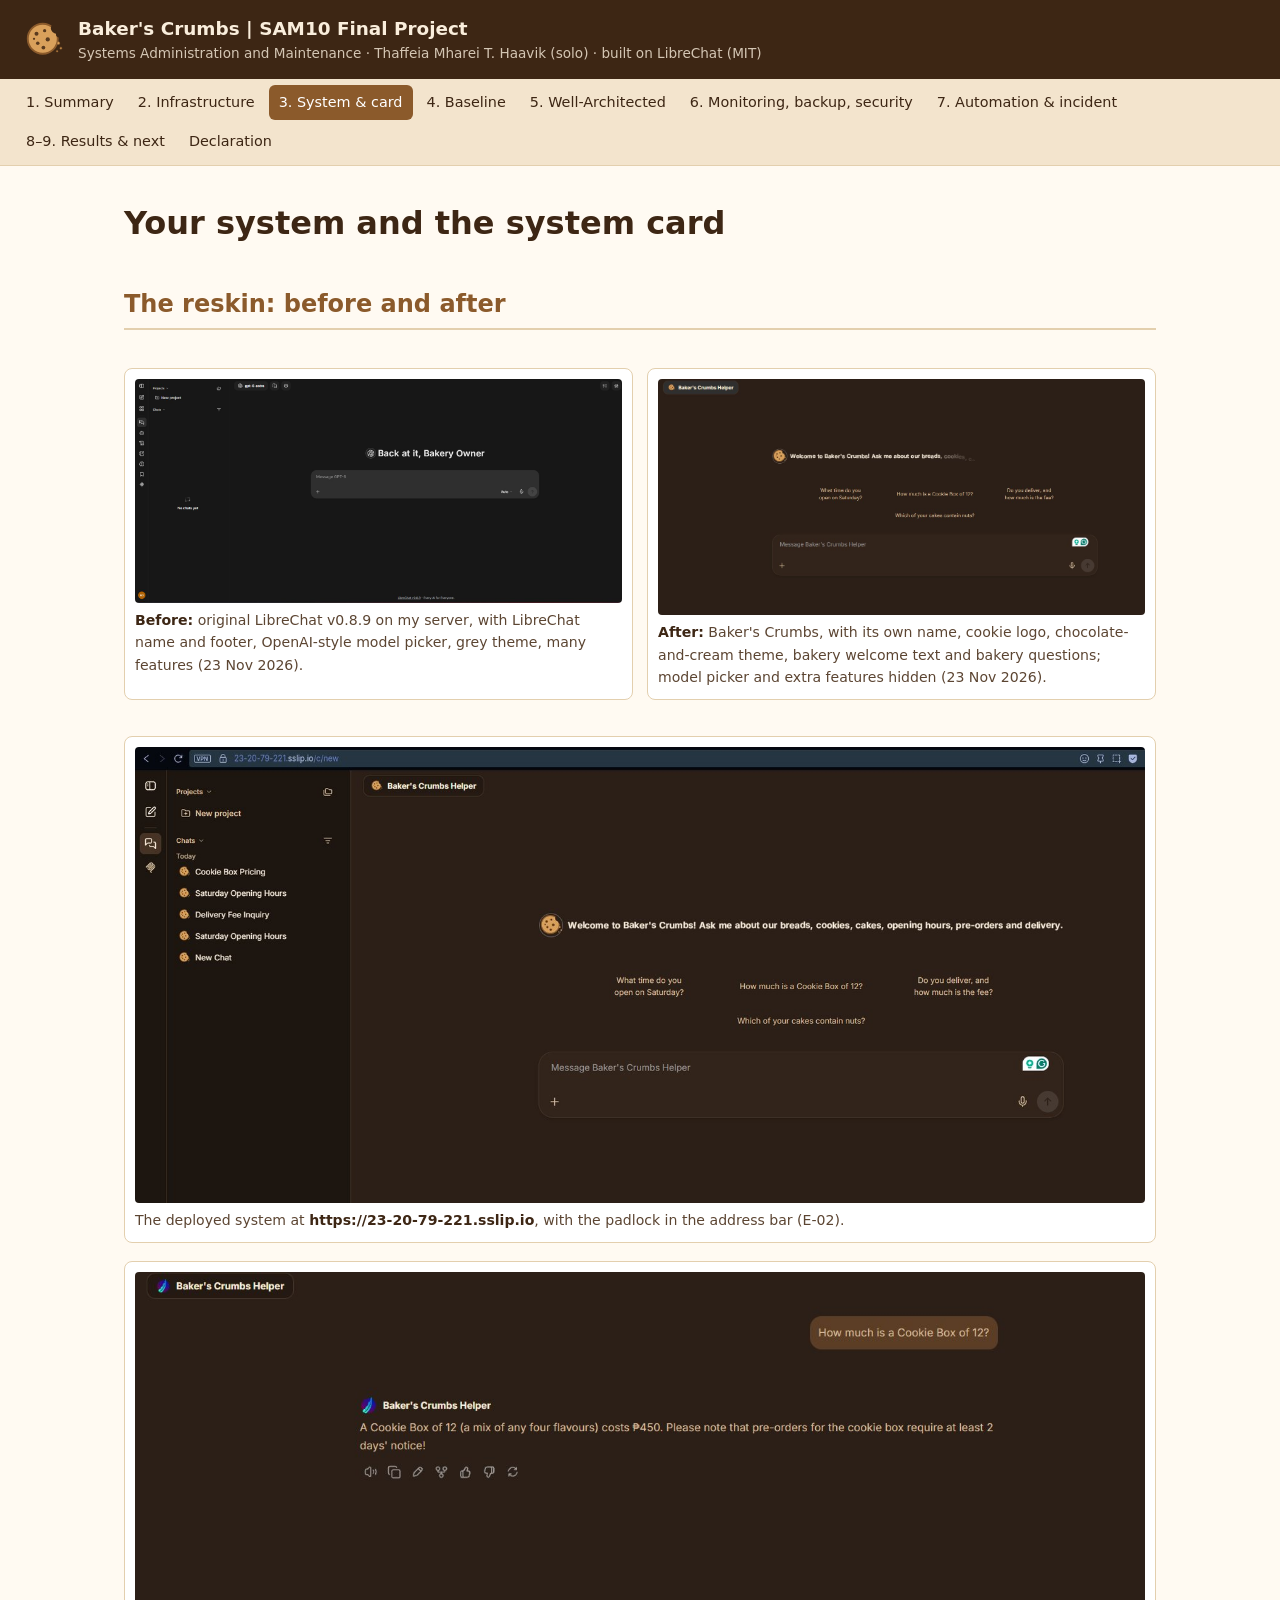
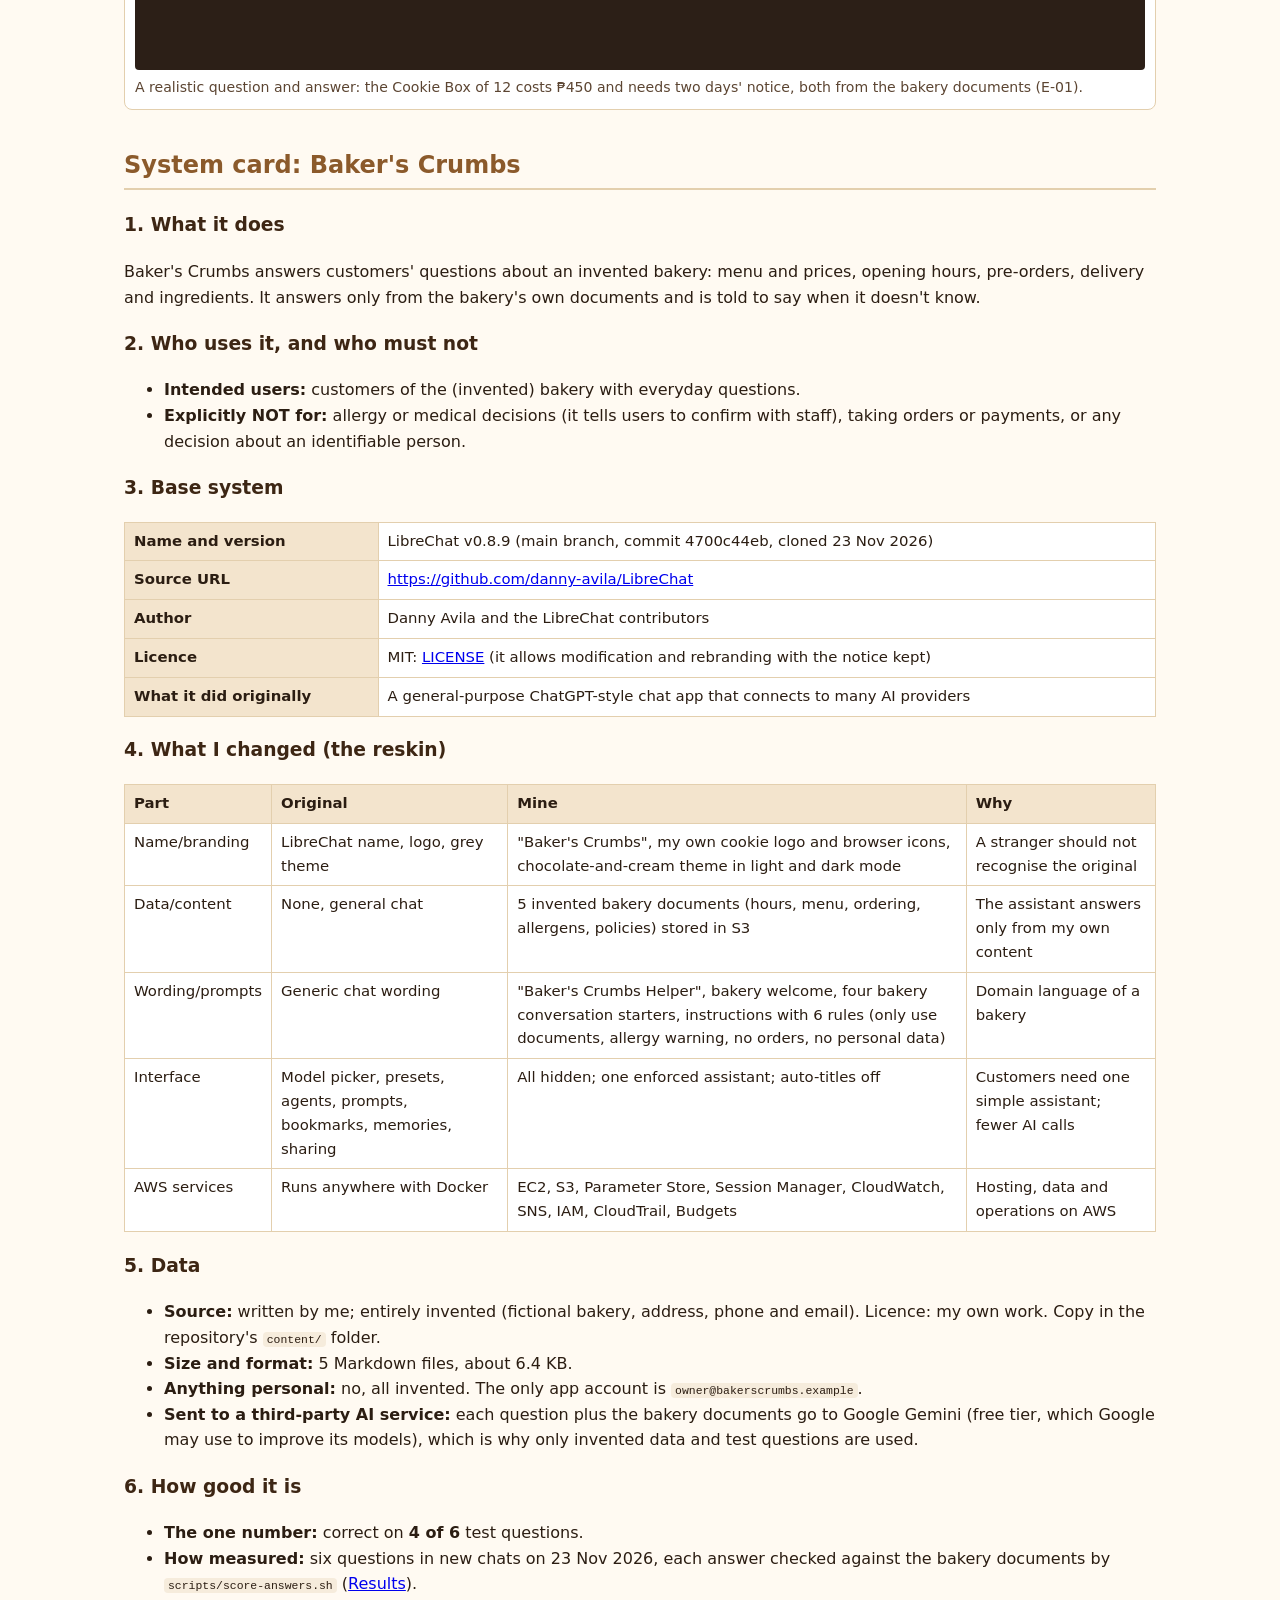
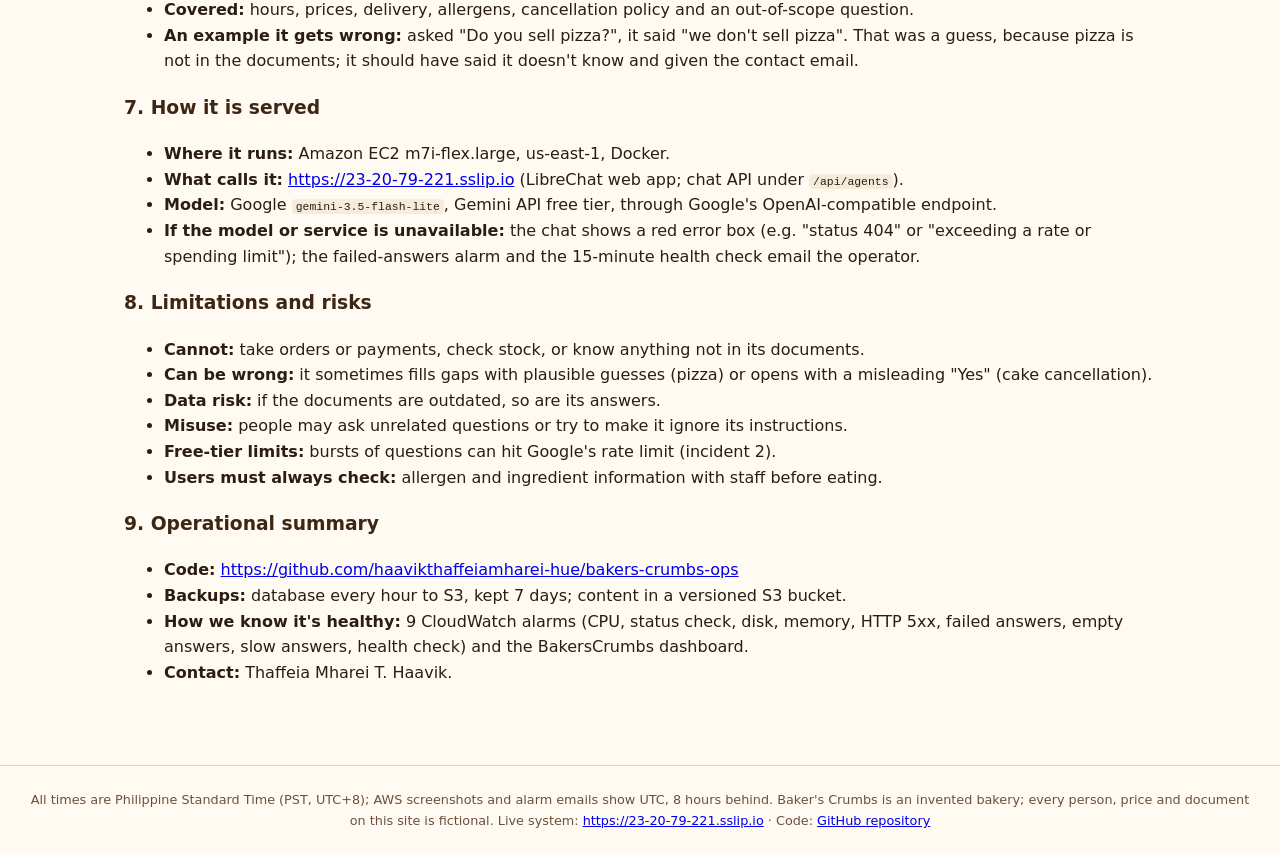
<file: docs/system.html>
<!DOCTYPE html>
<html lang="en"><head><meta charset="utf-8"><meta name="viewport" content="width=device-width,initial-scale=1">
<title>Your system and the system card - Baker's Crumbs (SAM10)</title><link rel="icon" href="img/logo.svg"><link rel="stylesheet" href="style.css"></head>
<body><header><img src="img/logo.svg" alt="Baker's Crumbs logo"><div><div class="t">Baker's Crumbs | SAM10 Final Project</div>
<div class="s">Systems Administration and Maintenance &middot; Thaffeia Mharei T. Haavik (solo) &middot; built on LibreChat (MIT)</div></div></header>
<nav><a href="index.html">1. Summary</a><a href="architecture.html">2. Infrastructure</a><a href="system.html" class=on>3. System &amp; card</a><a href="baseline.html">4. Baseline</a><a href="well-architected.html">5. Well-Architected</a><a href="operations.html">6. Monitoring, backup, security</a><a href="automation-incident.html">7. Automation &amp; incident</a><a href="results.html">8&ndash;9. Results &amp; next</a><a href="declaration.html">Declaration</a></nav><main>

<h1>Your system and the system card</h1>
<h2>The reskin: before and after</h2>
<div class="grid2"><figure><a href="img/E-05b_original-librechat-chat.jpg"><img src="img/E-05b_original-librechat-chat.jpg" alt="&lt;b&gt;Before:&lt;/b&gt; original LibreChat v0.8.9 on my server, with LibreChat name and footer, OpenAI-style model picker, grey theme, many features (23 Nov 2026)." loading="lazy"></a><figcaption><b>Before:</b> original LibreChat v0.8.9 on my server, with LibreChat name and footer, OpenAI-style model picker, grey theme, many features (23 Nov 2026).</figcaption></figure>
<figure><a href="img/E-01d_bakers-crumbs-cookie-icon-landing.jpg"><img src="img/E-01d_bakers-crumbs-cookie-icon-landing.jpg" alt="&lt;b&gt;After:&lt;/b&gt; Baker&#x27;s Crumbs, with its own name, cookie logo, chocolate-and-cream theme, bakery welcome text and bakery questions; model picker and extra features hidden (23 Nov 2026)." loading="lazy"></a><figcaption><b>After:</b> Baker's Crumbs, with its own name, cookie logo, chocolate-and-cream theme, bakery welcome text and bakery questions; model picker and extra features hidden (23 Nov 2026).</figcaption></figure></div>
<figure><a href="img/E-02_https-url-padlock.jpg"><img src="img/E-02_https-url-padlock.jpg" alt="The deployed system at &lt;b&gt;https://23-20-79-221.sslip.io&lt;/b&gt;, with the padlock in the address bar (E-02)." loading="lazy"></a><figcaption>The deployed system at <b>https://23-20-79-221.sslip.io</b>, with the padlock in the address bar (E-02).</figcaption></figure>
<figure><a href="img/E-01c_cookie-box-answer-450.jpg"><img src="img/E-01c_cookie-box-answer-450.jpg" alt="A realistic question and answer: the Cookie Box of 12 costs &amp;#8369;450 and needs two days&#x27; notice, both from the bakery documents (E-01)." loading="lazy"></a><figcaption>A realistic question and answer: the Cookie Box of 12 costs &#8369;450 and needs two days' notice, both from the bakery documents (E-01).</figcaption></figure>
<h2>System card: Baker's Crumbs</h2>
<h3>1. What it does</h3><p>Baker's Crumbs answers customers' questions about an invented bakery: menu and prices, opening hours, pre-orders, delivery and ingredients. It answers only from the bakery's own documents and is told to say when it doesn't know.</p>
<h3>2. Who uses it, and who must not</h3><ul><li><b>Intended users:</b> customers of the (invented) bakery with everyday questions.</li><li><b>Explicitly NOT for:</b> allergy or medical decisions (it tells users to confirm with staff), taking orders or payments, or any decision about an identifiable person.</li></ul>
<h3>3. Base system</h3><table><tr><th>Name and version</th><td>LibreChat v0.8.9 (main branch, commit 4700c44eb, cloned 23 Nov 2026)</td></tr><tr><th>Source URL</th><td><a href="https://github.com/danny-avila/LibreChat">https://github.com/danny-avila/LibreChat</a></td></tr><tr><th>Author</th><td>Danny Avila and the LibreChat contributors</td></tr><tr><th>Licence</th><td>MIT: <a href="https://github.com/danny-avila/LibreChat/blob/main/LICENSE">LICENSE</a> (it allows modification and rebranding with the notice kept)</td></tr><tr><th>What it did originally</th><td>A general-purpose ChatGPT-style chat app that connects to many AI providers</td></tr></table>
<h3>4. What I changed (the reskin)</h3>
<table><tr><th>Part</th><th>Original</th><th>Mine</th><th>Why</th></tr>
<tr><td>Name/branding</td><td>LibreChat name, logo, grey theme</td><td>"Baker's Crumbs", my own cookie logo and browser icons, chocolate-and-cream theme in light and dark mode</td><td>A stranger should not recognise the original</td></tr>
<tr><td>Data/content</td><td>None, general chat</td><td>5 invented bakery documents (hours, menu, ordering, allergens, policies) stored in S3</td><td>The assistant answers only from my own content</td></tr>
<tr><td>Wording/prompts</td><td>Generic chat wording</td><td>"Baker's Crumbs Helper", bakery welcome, four bakery conversation starters, instructions with 6 rules (only use documents, allergy warning, no orders, no personal data)</td><td>Domain language of a bakery</td></tr>
<tr><td>Interface</td><td>Model picker, presets, agents, prompts, bookmarks, memories, sharing</td><td>All hidden; one enforced assistant; auto-titles off</td><td>Customers need one simple assistant; fewer AI calls</td></tr>
<tr><td>AWS services</td><td>Runs anywhere with Docker</td><td>EC2, S3, Parameter Store, Session Manager, CloudWatch, SNS, IAM, CloudTrail, Budgets</td><td>Hosting, data and operations on AWS</td></tr></table>
<h3>5. Data</h3><ul><li><b>Source:</b> written by me; entirely invented (fictional bakery, address, phone and email). Licence: my own work. Copy in the repository's <code>content/</code> folder.</li><li><b>Size and format:</b> 5 Markdown files, about 6.4 KB.</li><li><b>Anything personal:</b> no, all invented. The only app account is <code>owner@bakerscrumbs.example</code>.</li><li><b>Sent to a third-party AI service:</b> each question plus the bakery documents go to Google Gemini (free tier, which Google may use to improve its models), which is why only invented data and test questions are used.</li></ul>
<h3>6. How good it is</h3><ul><li><b>The one number:</b> correct on <b>4 of 6</b> test questions.</li><li><b>How measured:</b> six questions in new chats on 23 Nov 2026, each answer checked against the bakery documents by <code>scripts/score-answers.sh</code> (<a href="results.html">Results</a>).</li><li><b>Covered:</b> hours, prices, delivery, allergens, cancellation policy and an out-of-scope question.</li><li><b>An example it gets wrong:</b> asked "Do you sell pizza?", it said "we don't sell pizza". That was a guess, because pizza is not in the documents; it should have said it doesn't know and given the contact email.</li></ul>
<h3>7. How it is served</h3><ul><li><b>Where it runs:</b> Amazon EC2 m7i-flex.large, us-east-1, Docker.</li><li><b>What calls it:</b> <a href="https://23-20-79-221.sslip.io">https://23-20-79-221.sslip.io</a> (LibreChat web app; chat API under <code>/api/agents</code>).</li><li><b>Model:</b> Google <code>gemini-3.5-flash-lite</code>, Gemini API free tier, through Google's OpenAI-compatible endpoint.</li><li><b>If the model or service is unavailable:</b> the chat shows a red error box (e.g. "status 404" or "exceeding a rate or spending limit"); the failed-answers alarm and the 15-minute health check email the operator.</li></ul>
<h3>8. Limitations and risks</h3><ul><li><b>Cannot:</b> take orders or payments, check stock, or know anything not in its documents.</li><li><b>Can be wrong:</b> it sometimes fills gaps with plausible guesses (pizza) or opens with a misleading "Yes" (cake cancellation).</li><li><b>Data risk:</b> if the documents are outdated, so are its answers.</li><li><b>Misuse:</b> people may ask unrelated questions or try to make it ignore its instructions.</li><li><b>Free-tier limits:</b> bursts of questions can hit Google's rate limit (incident 2).</li><li><b>Users must always check:</b> allergen and ingredient information with staff before eating.</li></ul>
<h3>9. Operational summary</h3><ul><li><b>Code:</b> <a href="https://github.com/haavikthaffeiamharei-hue/bakers-crumbs-ops">https://github.com/haavikthaffeiamharei-hue/bakers-crumbs-ops</a></li><li><b>Backups:</b> database every hour to S3, kept 7 days; content in a versioned S3 bucket.</li><li><b>How we know it's healthy:</b> 9 CloudWatch alarms (CPU, status check, disk, memory, HTTP 5xx, failed answers, empty answers, slow answers, health check) and the BakersCrumbs dashboard.</li><li><b>Contact:</b> Thaffeia Mharei T. Haavik.</li></ul>

</main><footer>All times are Philippine Standard Time (PST, UTC+8); AWS screenshots and alarm emails show UTC, 8 hours behind. Baker's Crumbs is an invented bakery; every person, price and document on this site is fictional. Live system: <a href="https://23-20-79-221.sslip.io">https://23-20-79-221.sslip.io</a> &middot; Code: <a href="https://github.com/haavikthaffeiamharei-hue/bakers-crumbs-ops">GitHub repository</a></footer></body></html>
</file>
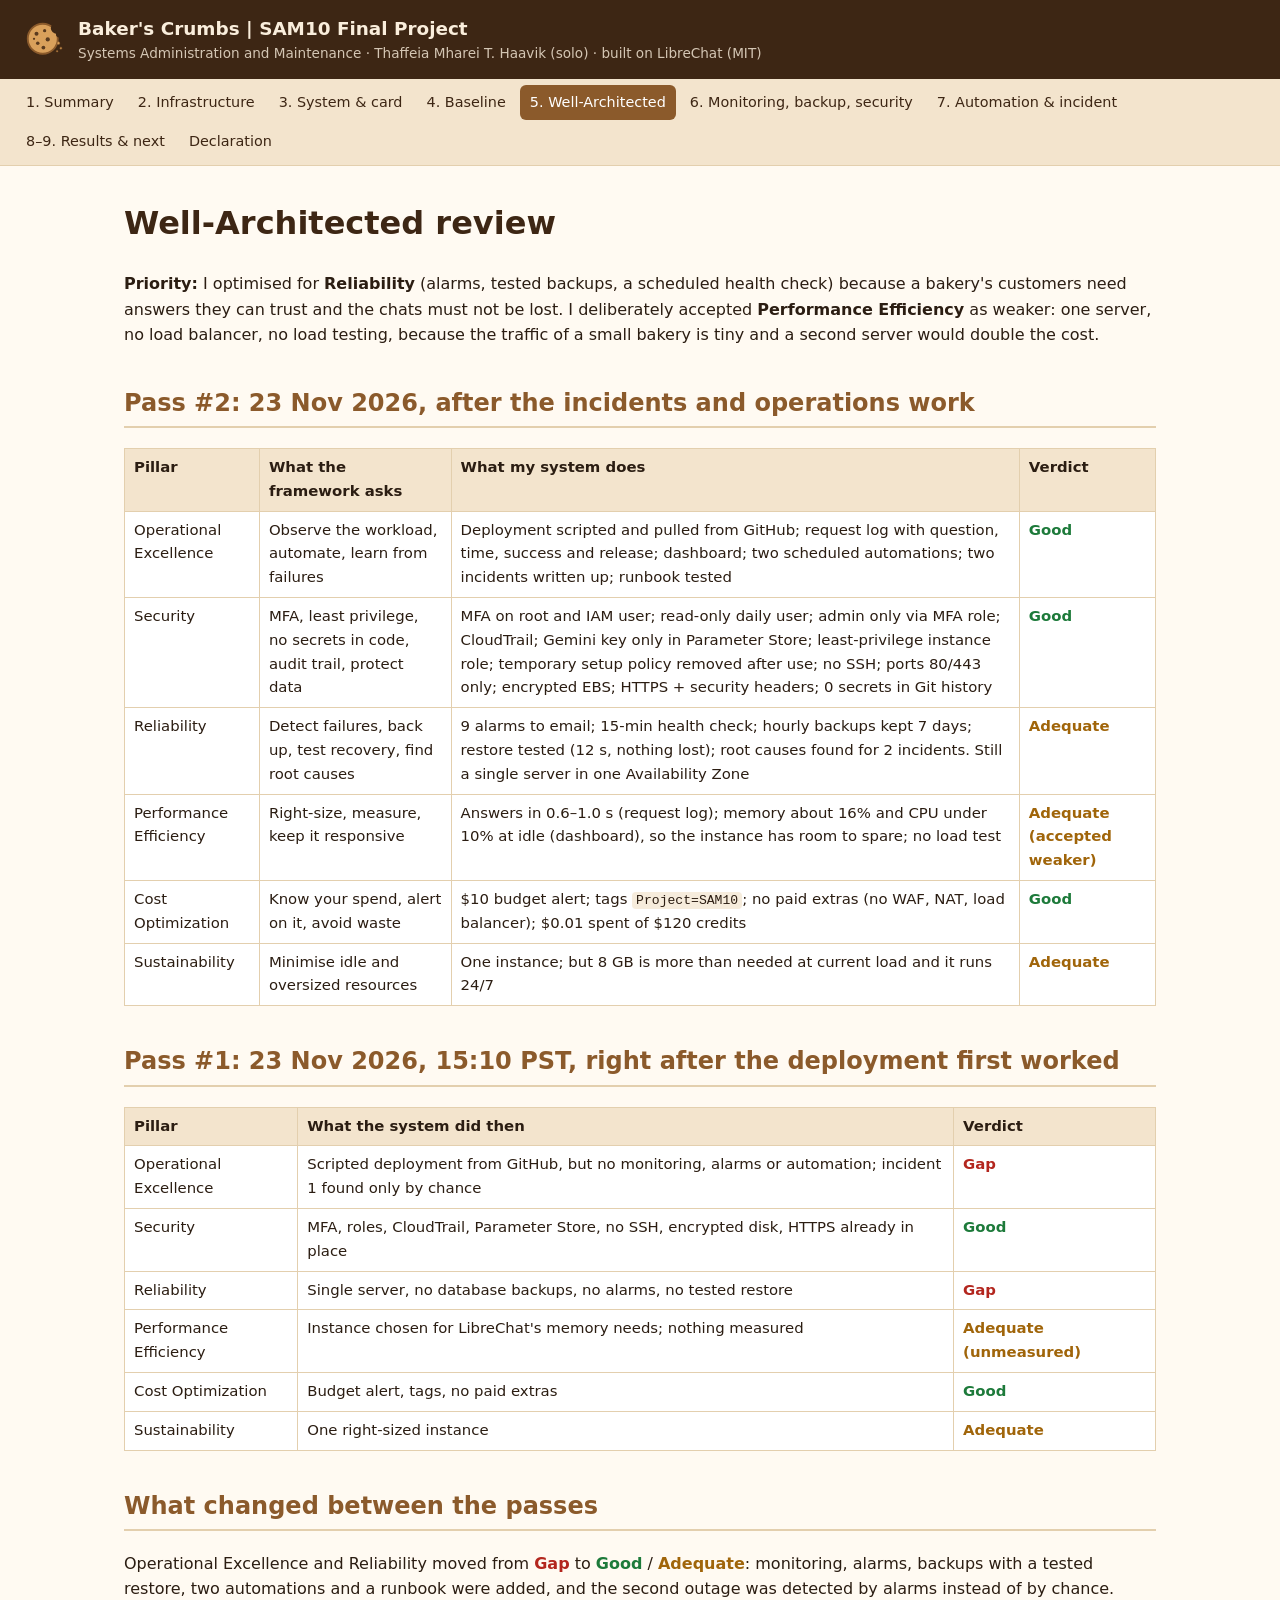
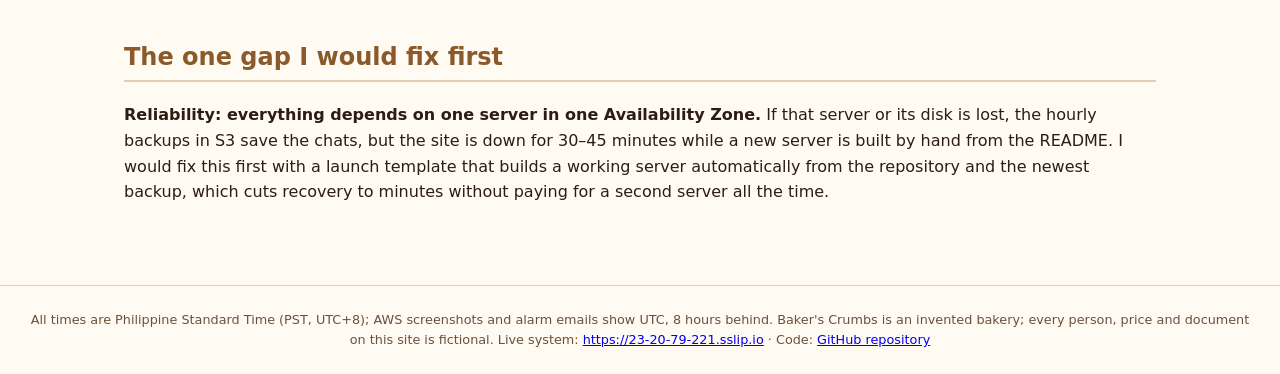
<file: docs/well-architected.html>
<!DOCTYPE html>
<html lang="en"><head><meta charset="utf-8"><meta name="viewport" content="width=device-width,initial-scale=1">
<title>Well-Architected review - Baker's Crumbs (SAM10)</title><link rel="icon" href="img/logo.svg"><link rel="stylesheet" href="style.css"></head>
<body><header><img src="img/logo.svg" alt="Baker's Crumbs logo"><div><div class="t">Baker's Crumbs | SAM10 Final Project</div>
<div class="s">Systems Administration and Maintenance &middot; Thaffeia Mharei T. Haavik (solo) &middot; built on LibreChat (MIT)</div></div></header>
<nav><a href="index.html">1. Summary</a><a href="architecture.html">2. Infrastructure</a><a href="system.html">3. System &amp; card</a><a href="baseline.html">4. Baseline</a><a href="well-architected.html" class=on>5. Well-Architected</a><a href="operations.html">6. Monitoring, backup, security</a><a href="automation-incident.html">7. Automation &amp; incident</a><a href="results.html">8&ndash;9. Results &amp; next</a><a href="declaration.html">Declaration</a></nav><main>

<h1>Well-Architected review</h1>
<p><b>Priority:</b> I optimised for <b>Reliability</b> (alarms, tested backups, a scheduled health check) because a bakery's customers need answers they can trust and the chats must not be lost. I deliberately accepted <b>Performance Efficiency</b> as weaker: one server, no load balancer, no load testing, because the traffic of a small bakery is tiny and a second server would double the cost.</p>
<h2>Pass #2: 23 Nov 2026, after the incidents and operations work</h2>
<table><tr><th>Pillar</th><th>What the framework asks</th><th>What my system does</th><th>Verdict</th></tr>
<tr><td>Operational Excellence</td><td>Observe the workload, automate, learn from failures</td><td>Deployment scripted and pulled from GitHub; request log with question, time, success and release; dashboard; two scheduled automations; two incidents written up; runbook tested</td><td class="ok">Good</td></tr>
<tr><td>Security</td><td>MFA, least privilege, no secrets in code, audit trail, protect data</td><td>MFA on root and IAM user; read-only daily user; admin only via MFA role; CloudTrail; Gemini key only in Parameter Store; least-privilege instance role; temporary setup policy removed after use; no SSH; ports 80/443 only; encrypted EBS; HTTPS + security headers; 0 secrets in Git history</td><td class="ok">Good</td></tr>
<tr><td>Reliability</td><td>Detect failures, back up, test recovery, find root causes</td><td>9 alarms to email; 15-min health check; hourly backups kept 7 days; restore tested (12 s, nothing lost); root causes found for 2 incidents. Still a single server in one Availability Zone</td><td class="adq">Adequate</td></tr>
<tr><td>Performance Efficiency</td><td>Right-size, measure, keep it responsive</td><td>Answers in 0.6&ndash;1.0 s (request log); memory about 16% and CPU under 10% at idle (dashboard), so the instance has room to spare; no load test</td><td class="adq">Adequate (accepted weaker)</td></tr>
<tr><td>Cost Optimization</td><td>Know your spend, alert on it, avoid waste</td><td>$10 budget alert; tags <code>Project=SAM10</code>; no paid extras (no WAF, NAT, load balancer); $0.01 spent of $120 credits</td><td class="ok">Good</td></tr>
<tr><td>Sustainability</td><td>Minimise idle and oversized resources</td><td>One instance; but 8 GB is more than needed at current load and it runs 24/7</td><td class="adq">Adequate</td></tr></table>
<h2>Pass #1: 23 Nov 2026, 15:10 PST, right after the deployment first worked</h2>
<table><tr><th>Pillar</th><th>What the system did then</th><th>Verdict</th></tr>
<tr><td>Operational Excellence</td><td>Scripted deployment from GitHub, but no monitoring, alarms or automation; incident 1 found only by chance</td><td class="gap">Gap</td></tr>
<tr><td>Security</td><td>MFA, roles, CloudTrail, Parameter Store, no SSH, encrypted disk, HTTPS already in place</td><td class="ok">Good</td></tr>
<tr><td>Reliability</td><td>Single server, no database backups, no alarms, no tested restore</td><td class="gap">Gap</td></tr>
<tr><td>Performance Efficiency</td><td>Instance chosen for LibreChat's memory needs; nothing measured</td><td class="adq">Adequate (unmeasured)</td></tr>
<tr><td>Cost Optimization</td><td>Budget alert, tags, no paid extras</td><td class="ok">Good</td></tr>
<tr><td>Sustainability</td><td>One right-sized instance</td><td class="adq">Adequate</td></tr></table>
<h2>What changed between the passes</h2><p>Operational Excellence and Reliability moved from <span class="gap">Gap</span> to <span class="ok">Good</span> / <span class="adq">Adequate</span>: monitoring, alarms, backups with a tested restore, two automations and a runbook were added, and the second outage was detected by alarms instead of by chance.</p>
<h2>The one gap I would fix first</h2><p><b>Reliability: everything depends on one server in one Availability Zone.</b> If that server or its disk is lost, the hourly backups in S3 save the chats, but the site is down for 30&ndash;45 minutes while a new server is built by hand from the README. I would fix this first with a launch template that builds a working server automatically from the repository and the newest backup, which cuts recovery to minutes without paying for a second server all the time.</p>

</main><footer>All times are Philippine Standard Time (PST, UTC+8); AWS screenshots and alarm emails show UTC, 8 hours behind. Baker's Crumbs is an invented bakery; every person, price and document on this site is fictional. Live system: <a href="https://23-20-79-221.sslip.io">https://23-20-79-221.sslip.io</a> &middot; Code: <a href="https://github.com/haavikthaffeiamharei-hue/bakers-crumbs-ops">GitHub repository</a></footer></body></html>
</file>
<file: docs/style.css>
:root{--brown:#8B5A2B;--dark:#3D2614;--cream:#FFFAF2;--sand:#F3E4CD;--line:#E3CFAE;--ink:#2B1D12;--todo:#fff3c4}
*{box-sizing:border-box}body{margin:0;font-family:system-ui,-apple-system,"Segoe UI",Roboto,sans-serif;color:var(--ink);background:var(--cream);line-height:1.6}
header{background:var(--dark);color:#FAEEDC;padding:14px 24px;display:flex;align-items:center;gap:14px;flex-wrap:wrap}
header img{width:40px;height:40px}header .t{font-weight:700;font-size:1.15rem}header .s{opacity:.8;font-size:.85rem}
nav{background:var(--sand);border-bottom:1px solid var(--line);padding:6px 16px;display:flex;flex-wrap:wrap;gap:4px}
nav a{color:var(--dark);text-decoration:none;padding:6px 10px;border-radius:6px;font-size:.9rem}nav a:hover{background:#ead4b2}nav a.on{background:var(--brown);color:#fff}
main{max-width:1080px;margin:0 auto;padding:24px}
h1{color:var(--dark);margin-top:8px}h2{color:var(--brown);border-bottom:2px solid var(--line);padding-bottom:4px;margin-top:36px}h3{color:var(--dark)}
table{border-collapse:collapse;width:100%;margin:12px 0;background:#fff;font-size:.93rem}th,td{border:1px solid var(--line);padding:7px 9px;text-align:left;vertical-align:top}th{background:var(--sand)}
figure{margin:18px 0;background:#fff;border:1px solid var(--line);border-radius:8px;padding:10px}figure img{width:100%;height:auto;border-radius:4px;display:block}
figcaption{font-size:.88rem;color:#5c4532;margin-top:6px}figcaption b{color:var(--dark)}
.grid2{display:grid;grid-template-columns:1fr 1fr;gap:14px}@media(max-width:760px){.grid2{grid-template-columns:1fr}}
.kpis{display:grid;grid-template-columns:repeat(auto-fit,minmax(170px,1fr));gap:12px;margin:16px 0}
.kpi{background:#fff;border:1px solid var(--line);border-left:5px solid var(--brown);border-radius:8px;padding:10px 12px}.kpi .n{font-size:1.5rem;font-weight:700;color:var(--dark)}.kpi .l{font-size:.85rem;color:#6b513b}
code,pre{background:#f6ecdc;border-radius:4px;font-size:.88em}code{padding:1px 4px}pre{padding:10px;overflow:auto}
.note{background:#fff;border-left:5px solid var(--brown);padding:10px 14px;margin:14px 0}
.todo{background:var(--todo);border:1px dashed #c9a400;padding:2px 6px;border-radius:4px}
.ok{color:#1d7a3a;font-weight:600}.gap{color:#b3261e;font-weight:600}.adq{color:#a0650a;font-weight:600}
.video{position:relative;padding-top:56.25%;background:#1d140d;border-radius:8px;overflow:hidden}.video iframe{position:absolute;inset:0;width:100%;height:100%;border:0}
footer{text-align:center;font-size:.8rem;color:#6b513b;padding:24px;border-top:1px solid var(--line);margin-top:40px}
</file>
